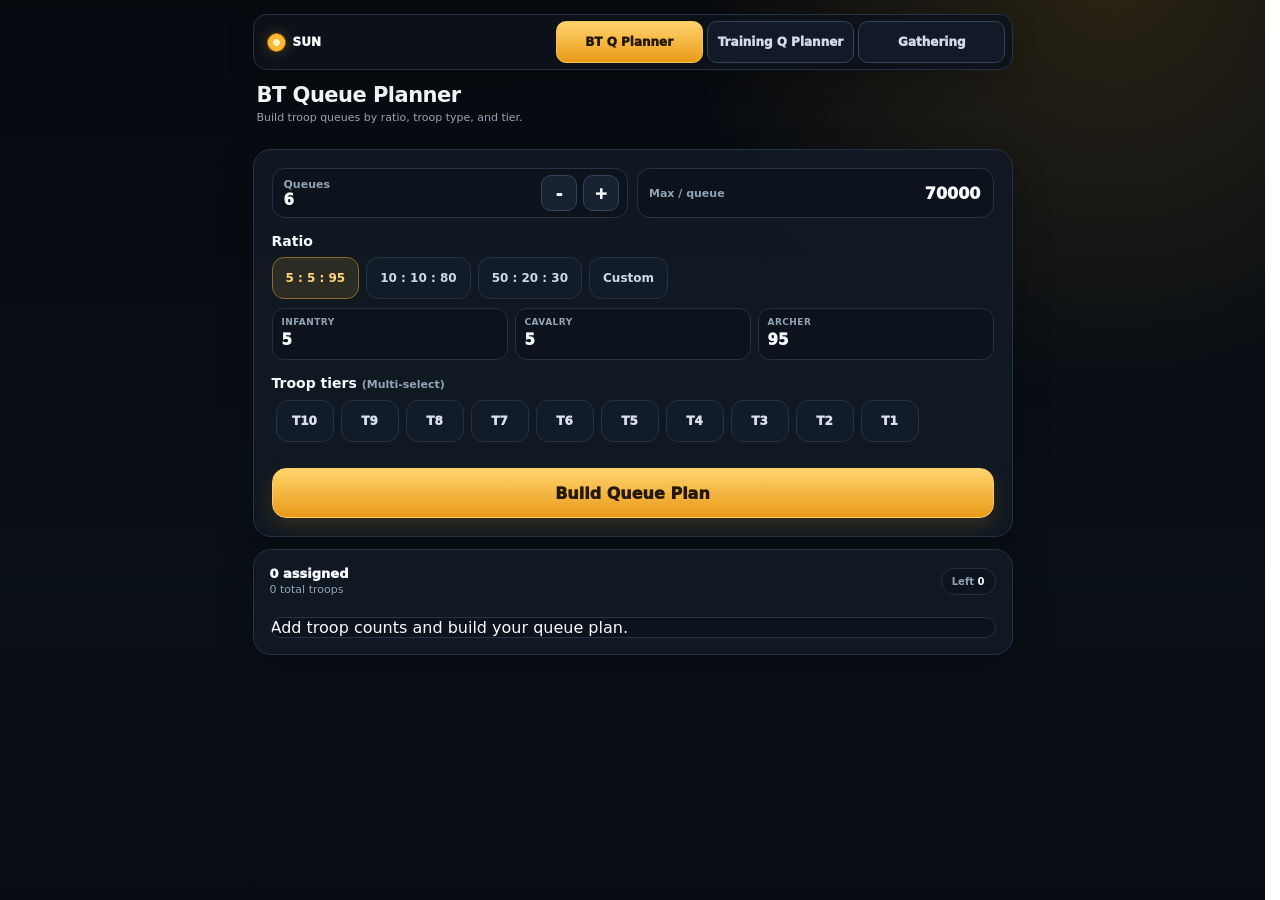
<file: index.html>
<!DOCTYPE html>
<html lang="en">
<head>
<meta charset="UTF-8">
<meta name="viewport" content="width=device-width, initial-scale=1, viewport-fit=cover">
<meta name="theme-color" content="#080b10">
<title>BT Queue Planner | SUN Alliance</title>
<style>
:root{
  --bg:#080b10;--card:#111823;--card2:#0d131c;--line:#253246;
  --text:#f7f9fc;--muted:#93a3b7;--sun:#f6b832;--sun2:#ffd777;
  --good:#6fd4a0;--warn:#f4c45f;--bad:#f08282;--r:18px;
}
*{box-sizing:border-box}
html{scroll-behavior:smooth}
body{
  margin:0;background:
  radial-gradient(circle at 88% -4%,rgba(246,184,50,.15),transparent 27rem),
  linear-gradient(180deg,#070a0f,#0a1017 65%,#090d13);
  color:var(--text);
  font-family:Inter,ui-sans-serif,system-ui,-apple-system,BlinkMacSystemFont,"Segoe UI",sans-serif;
  min-height:100vh;
}
button,input{font:inherit}
button{-webkit-tap-highlight-color:transparent}
.app{width:min(100%,760px);margin:0 auto;padding:0}
.topbar{display:flex;align-items:center;padding:0}
.brand{min-width:0}
.brand h1{margin:0;font-size:21px;line-height:1.05;letter-spacing:-.025em}
.brand p{margin:3px 0 0;color:var(--muted);font-size:11px}
.card{background:rgba(17,24,35,.96);border:1px solid var(--line);border-radius:var(--r);overflow:hidden;box-shadow:0 14px 36px rgba(0,0,0,.24);margin-bottom:12px}
.card-pad{padding:14px}
.row{display:flex;align-items:center;gap:10px}
.between{justify-content:space-between}
.section-title{font-size:12px;text-transform:uppercase;letter-spacing:.07em;color:var(--muted);font-weight:900}
.compact-grid{display:grid;grid-template-columns:1fr 1fr;gap:9px}
.control{
  min-height:48px;border:1px solid var(--line);background:#0c131c;border-radius:13px;
  display:flex;align-items:center;justify-content:space-between;padding:6px 8px 6px 11px;gap:8px
}
.control-label{font-size:11px;color:var(--muted);font-weight:800}
.control-value{font-size:15px;font-weight:950;white-space:nowrap}
.stepper{display:flex;align-items:center;gap:6px}
.stepbtn{width:36px;height:36px;border:1px solid #33445a;border-radius:10px;background:#172231;color:#f5f7fb;font-weight:950;cursor:pointer}
.number-input{width:90px;border:0;background:transparent;color:var(--text);text-align:right;font-weight:950;outline:none;padding:8px 4px}
.number-input[type=number]{appearance:textfield}
.number-input::-webkit-outer-spin-button,.number-input::-webkit-inner-spin-button{-webkit-appearance:none}
.subhead{display:flex;align-items:center;justify-content:space-between;gap:10px;margin:15px 0 8px}
.subhead h2{font-size:14px;margin:0}
.subhead span{font-size:10px;color:var(--muted)}
.preset-row{display:flex;gap:7px;overflow-x:auto;scrollbar-width:none;padding-bottom:1px}
.preset-row::-webkit-scrollbar{display:none}
.preset{
  flex:0 0 auto;min-height:42px;padding:0 13px;border-radius:12px;border:1px solid var(--line);
  background:#121c29;color:#cfd8e4;font-weight:900;font-size:12px;cursor:pointer
}
.preset.active{background:rgba(246,184,50,.12);border-color:#8a6a27;color:var(--sun2)}
.ratio-custom{display:grid;grid-template-columns:repeat(3,1fr);gap:7px;margin-top:8px}
.ratio-box{border:1px solid var(--line);background:#0c131c;border-radius:12px;padding:8px 9px}
.ratio-box label{display:block;color:var(--muted);font-size:9px;text-transform:uppercase;font-weight:900;letter-spacing:.05em;margin-bottom:2px}
.ratio-box input{width:100%;border:0;background:transparent;color:var(--text);font-weight:950;font-size:15px;outline:none;padding:2px 0}
.tier-strip{display:flex;gap:7px;overflow-x:auto;scrollbar-width:none;padding:1px 4px 5px;scroll-snap-type:x proximity;-webkit-overflow-scrolling:touch}
.tier-strip::-webkit-scrollbar{display:none}
.tier-chip{
  min-width:58px;height:42px;padding:0 11px;border:1px solid var(--line);border-radius:12px;
  background:#121c29;color:#d7e0eb;font-size:12px;font-weight:950;cursor:pointer;flex:0 0 auto
}
.tier-chip.selected{border-color:#9a7429;background:rgba(246,184,50,.12);color:var(--sun2)}

.tiers{display:grid;gap:8px;margin-top:9px}
.tier-card{border:1px solid var(--line);background:#0d141e;border-radius:14px;padding:10px}
.tier-head{display:flex;align-items:center;justify-content:space-between;gap:8px;margin-bottom:8px}.tier-actions{display:flex;align-items:center;gap:6px}.clear-tier{height:32px;padding:0 10px;border-radius:9px;border:1px solid var(--line);background:#151f2c;color:#c7d2df;font-size:10px;font-weight:900;cursor:pointer}
.tier-name{display:flex;align-items:center;gap:8px;font-weight:950}
.tier-dot{width:26px;height:26px;border-radius:8px;background:#1b293a;border:1px solid #33465e;display:grid;place-items:center;font-size:10px;color:var(--sun2)}
.remove-tier{width:32px;height:32px;border-radius:9px;border:1px solid var(--line);background:#151f2c;color:#aebac8;cursor:pointer}
.tier-inputs{display:grid;grid-template-columns:repeat(3,1fr);gap:7px}
.troop-input{border:1px solid var(--line);background:#0a1018;border-radius:11px;padding:7px 8px}
.troop-input label{display:block;font-size:9px;color:var(--muted);text-transform:uppercase;font-weight:900;letter-spacing:.04em}
.troop-input input{width:100%;border:0;background:transparent;color:var(--text);font-weight:950;font-size:15px;outline:none;padding:3px 0 0}
.primary{width:100%;min-height:50px;margin-top:12px;border:1px solid #ffcb65;border-radius:14px;background:linear-gradient(180deg,#ffd46d,#e89b17);color:#251804;font-weight:1000;cursor:pointer;box-shadow:0 8px 20px rgba(232,155,23,.17)}
.output{padding:12px}
.summary{display:flex;align-items:center;justify-content:space-between;gap:10px;margin-bottom:10px}
.summary-main{font-size:13px;font-weight:950}
.summary-sub{font-size:11px;color:var(--muted);margin-top:2px}
.left-pill{flex:0 0 auto;border:1px solid var(--line);background:#0d141e;border-radius:999px;padding:7px 10px;font-size:10px;color:var(--muted);font-weight:900}
.left-pill strong{color:var(--text)}
.queue-tabs{display:grid;grid-template-columns:repeat(6,minmax(0,1fr));gap:6px;padding:2px 0 9px}

.qtab{min-width:0;height:38px;padding:0;border:1px solid var(--line);border-radius:10px;background:#121c29;color:#cbd6e2;font-weight:950;font-size:11px;cursor:pointer}
.qtab.active{background:linear-gradient(180deg,#ffd36b,#e99a18);border-color:#f8c65d;color:#241806}
.queue-panel{border:1px solid var(--line);background:#0c131c;border-radius:15px;overflow:hidden}
.qhead{display:flex;align-items:flex-start;justify-content:space-between;padding:10px 11px;border-bottom:1px solid var(--line);background:#111a26}.qhead-left{display:flex;flex-direction:column;gap:2px}.qratio{font-size:10px;color:var(--muted);font-weight:800;letter-spacing:.01em}
.qhead strong{font-size:14px}
.qtotal{font-size:11px;color:var(--sun2);font-weight:950}
.type-grid{display:grid;grid-template-columns:repeat(3,1fr);gap:0}
.type-col{padding:10px 9px;min-width:0;border-right:1px solid rgba(37,50,70,.72)}
.type-col:last-child{border-right:0}
.type-label{font-size:9px;color:var(--muted);font-weight:900;text-transform:uppercase;letter-spacing:.05em}
.type-total{font-size:10px;font-weight:800;margin:3px 0 7px;white-space:nowrap;color:var(--muted)}
.tier-lines{display:grid;gap:6px}
.tier-line{display:flex;justify-content:space-between;align-items:baseline;gap:6px;font-size:12px;color:#b7c3d2;font-weight:800}
.tier-line b{color:#ffffff;white-space:nowrap;font-size:clamp(15px,3.8vw,18px);font-weight:1000;letter-spacing:-.02em}
.empty-type{font-size:10px;color:#667589}
.notice{margin-top:9px;border:1px solid rgba(246,196,95,.28);background:rgba(246,196,95,.07);border-radius:12px;padding:9px 10px;color:#f4d99f;font-size:10px;line-height:1.4}
.hidden{display:none!important}
.mini-actions{display:flex;gap:7px;margin-top:8px}
.linkbtn{flex:1;min-height:40px;border:1px solid var(--line);border-radius:11px;background:#141e2b;color:#cbd5e1;font-weight:900;font-size:11px;cursor:pointer}
.footer{text-align:center;color:#68788b;font-size:9px;padding:6px 6px 0}

.scroll-shell{position:relative;min-width:0}
.scroll-shell::before,.scroll-shell::after{
  content:"";position:absolute;top:0;bottom:0;width:26px;z-index:3;pointer-events:none;
  opacity:0;transition:opacity .18s ease
}
.scroll-shell::before{left:0;background:linear-gradient(90deg,var(--card) 15%,rgba(17,24,35,0))}
.scroll-shell::after{right:0;background:linear-gradient(270deg,var(--card) 15%,rgba(17,24,35,0))}
.scroll-shell.can-left::before{opacity:1}
.scroll-shell.can-right::after{opacity:1}
.scroll-cue{
  position:absolute;top:50%;transform:translateY(-50%);z-index:4;
  width:28px;height:28px;border-radius:999px;border:1px solid #3a4b61;
  background:rgba(17,24,35,.92);color:#d9e2ec;display:grid;place-items:center;
  font-size:17px;font-weight:900;line-height:1;cursor:pointer;
  box-shadow:0 4px 12px rgba(0,0,0,.22);opacity:0;pointer-events:none;
  transition:opacity .18s ease,transform .18s ease
}
.scroll-cue.left{left:3px}
.scroll-cue.right{right:3px}
.scroll-shell.can-left .scroll-cue.left,
.scroll-shell.can-right .scroll-cue.right{opacity:.92;pointer-events:auto}
.scroll-cue:active{transform:translateY(-50%) scale(.94)}
.scroll-track{scrollbar-width:none;-webkit-overflow-scrolling:touch}
.scroll-track::-webkit-scrollbar{display:none}


@media(max-width:420px){
  .queue-tabs{gap:5px}
  .qtab{height:36px;font-size:10px;border-radius:9px}
}

@media(min-width:700px){
  .app{padding-top:24px}
  .card-pad{padding:18px}
  .output{padding:16px}
  .type-col{padding:14px}
  .type-total{font-size:10px}
  .tier-line{font-size:12px}
  .tier-line b{font-size:18px}
}

</style>
<link rel="stylesheet" href="css/shared.css">
</head>
<body>

<nav class="sun-site-nav" aria-label="Queue planners">
  <a class="sun-site-brand" href="index.html" aria-label="SUN Alliance home">
    <span class="sun-site-orb" aria-hidden="true"></span>
    <span>SUN</span>
  </a>
  <div class="sun-site-links">
    <a class="sun-site-link active" href="index.html" aria-current="page">BT Q Planner</a>
    <a class="sun-site-link" href="training.html">Training Q Planner</a>
    <a class="sun-site-link" href="gathering.html">Gathering</a>
  </div>
</nav>

<main class="app">
  <header class="topbar page-header">
    <div class="brand">
      <h1 class="page-title">BT Queue Planner</h1>
      <p class="subtitle">Build troop queues by ratio, troop type, and tier.</p>
    </div>
  </header>

  <section class="card">
    <div class="card-pad">
      <div class="compact-grid">
        <div class="control">
          <div>
            <div class="control-label">Queues</div>
            <div class="control-value"><span id="queueCountText">6</span></div>
          </div>
          <div class="stepper">
            <button class="stepbtn" id="qMinus" type="button">-</button>
            <button class="stepbtn" id="qPlus" type="button">+</button>
          </div>
          <input id="queueCount" type="hidden" value="6">
        </div>
        <div class="control">
          <div>
            <div class="control-label">Max / queue</div>
            <div class="control-value"></div>
          </div>
          <input class="number-input" id="queueCap" inputmode="numeric" type="number" min="1" value="70000">
        </div>
      </div>

      <div class="subhead">
        <h2>Ratio</h2>
        
      </div>
      <div class="scroll-shell" data-scroll-shell><button class="scroll-cue left" type="button" aria-label="Scroll left">‹</button><div class="preset-row scroll-track" data-scroll-track>
        <button class="preset active" data-ratio="5,5,95" type="button">5 : 5 : 95</button>
        <button class="preset" data-ratio="10,10,80" type="button">10 : 10 : 80</button>
        <button class="preset" data-ratio="50,20,30" type="button">50 : 20 : 30</button>
        <button class="preset" data-ratio="custom" type="button">Custom</button>
      </div><button class="scroll-cue right" type="button" aria-label="Scroll right">›</button></div>
      <div class="ratio-custom" id="customRatio">
        <div class="ratio-box"><label>Infantry</label><input id="ratioInfantry" inputmode="numeric" type="number" min="0" value="5"></div>
        <div class="ratio-box"><label>Cavalry</label><input id="ratioCavalry" inputmode="numeric" type="number" min="0" value="5"></div>
        <div class="ratio-box"><label>Archer</label><input id="ratioArcher" inputmode="numeric" type="number" min="0" value="95"></div>
      </div>

      <div class="subhead">
        <h2>Troop tiers <span style="font-size:11px;color:var(--muted);font-weight:800;">(Multi-select)</span></h2>
      </div>
      <div class="scroll-shell" data-scroll-shell><button class="scroll-cue left" type="button" aria-label="Scroll left">‹</button><div class="tier-strip scroll-track" id="tierStrip" data-scroll-track></div><button class="scroll-cue right" type="button" aria-label="Scroll right">›</button></div>
      <div class="tiers" id="tiers"></div>

      <button class="primary" id="calculate" type="button">Build Queue Plan</button>
    </div>
  </section>

  <section class="card">
    <div class="output">
      <div class="summary">
        <div>
          <div class="summary-main" id="assignedSummary">0 assigned</div>
          <div class="summary-sub" id="totalSummary">0 total troops</div>
        </div>
        <div class="left-pill">Left <strong id="leftTroops">0</strong></div>
      </div>

      <div class="queue-tabs" id="queueTabs"></div>
      <div id="queuePanel"></div>
      
    </div>
  </section>

  
</main>

<script>
const TYPES=["infantry","cavalry","archer"];
const PRIORITY=["archer","cavalry","infantry"];
const TYPE_LABEL={infantry:"Infantry",cavalry:"Cavalry",archer:"Archer"};
const TIER_OPTIONS=["T10","T9","T8","T7","T6","T5","T4","T3","T2","T1"];
const SAMPLE={
  T10:{infantry:147753,cavalry:89318,archer:149634},
  T9:{infantry:13478,cavalry:12720,archer:13523}
};
let selectedTiers=["T10","T9"];
let queuesData=[];
let activeQueue=0;

const $=id=>document.getElementById(id);
const fmt=n=>Number(n||0).toLocaleString("en-US");
const STORAGE_KEY="sunQueuePlannerStateV1";
function num(v){const n=Math.floor(Number(v));return Number.isFinite(n)&&n>0?n:0}
function esc(v){return String(v??"").replaceAll("&","&amp;").replaceAll("<","&lt;").replaceAll(">","&gt;").replaceAll('"',"&quot;").replaceAll("'","&#039;")}

function updateScrollAffordance(shell){
  const track=shell.querySelector("[data-scroll-track]");
  if(!track)return;
  const max=Math.max(0,track.scrollWidth-track.clientWidth);
  shell.classList.toggle("can-left",track.scrollLeft>8);
  shell.classList.toggle("can-right",track.scrollLeft<max-8);
}
function wireScrollShell(shell){
  const track=shell.querySelector("[data-scroll-track]");
  if(!track || shell.dataset.wired==="1")return;
  shell.dataset.wired="1";
  const left=shell.querySelector(".scroll-cue.left");
  const right=shell.querySelector(".scroll-cue.right");
  const nudge=()=>Math.max(120,Math.round(track.clientWidth*.72));
  left?.addEventListener("click",()=>track.scrollBy({left:-nudge(),behavior:"smooth"}));
  right?.addEventListener("click",()=>track.scrollBy({left:nudge(),behavior:"smooth"}));
  track.addEventListener("scroll",()=>updateScrollAffordance(shell),{passive:true});
  requestAnimationFrame(()=>updateScrollAffordance(shell));
}
function refreshScrollAffordances(){
  document.querySelectorAll("[data-scroll-shell]").forEach(wireScrollShell);
  document.querySelectorAll("[data-scroll-shell]").forEach(updateScrollAffordance);
}
window.addEventListener("resize",refreshScrollAffordances);


function saveState(){
  try{
    const state={
      queueCount:num($("queueCount").value)||1,
      queueCap:num($("queueCap").value)||70000,
      ratio:{
        infantry:num($("ratioInfantry").value),
        cavalry:num($("ratioCavalry").value),
        archer:num($("ratioArcher").value)
      },
      selectedTiers:[...selectedTiers],
      troops:rows()
    };
    localStorage.setItem(STORAGE_KEY,JSON.stringify(state));
  }catch(e){}
}

function loadSavedState(){
  try{
    const raw=localStorage.getItem(STORAGE_KEY);
    if(!raw)return false;
    const state=JSON.parse(raw);
    if(!state||!Array.isArray(state.selectedTiers)||!Array.isArray(state.troops))return false;

    selectedTiers=state.selectedTiers.filter(t=>TIER_OPTIONS.includes(t));
    if(!selectedTiers.length)selectedTiers=["T10","T9"];

    $("queueCount").value=Math.max(1,Math.min(20,num(state.queueCount)||6));
    $("queueCountText").textContent=$("queueCount").value;
    $("queueCap").value=num(state.queueCap)||70000;

    if(state.ratio){
      $("ratioInfantry").value=num(state.ratio.infantry);
      $("ratioCavalry").value=num(state.ratio.cavalry);
      $("ratioArcher").value=num(state.ratio.archer);
    }

    const values={};
    for(const row of state.troops){
      if(!row||!TIER_OPTIONS.includes(row.tier))continue;
      values[row.tier]={
        infantry:num(row.infantry),
        cavalry:num(row.cavalry),
        archer:num(row.archer)
      };
    }

    renderTierStrip();
    renderTierCards(values);
    focusT10(false);
    syncPresetHighlight();
    return true;
  }catch(e){
    return false;
  }
}

function syncPresetHighlight(){
  const key=`${num($("ratioInfantry").value)},${num($("ratioCavalry").value)},${num($("ratioArcher").value)}`;
  let matched=false;
  document.querySelectorAll(".preset").forEach(btn=>{
    const isMatch=btn.dataset.ratio===key;
    btn.classList.toggle("active",isMatch);
    if(isMatch)matched=true;
  });
  if(!matched){
    const custom=document.querySelector('.preset[data-ratio="custom"]');
    if(custom)custom.classList.add("active");
  }
}

function renderTierStrip(restoreScrollLeft=null){
  const strip=$("tierStrip");
  const previousScroll=restoreScrollLeft===null ? strip.scrollLeft : restoreScrollLeft;

  strip.innerHTML=TIER_OPTIONS.map(t=>`<button class="tier-chip ${selectedTiers.includes(t)?"selected":""}" data-tier="${t}" type="button">${t}</button>`).join("");

  requestAnimationFrame(()=>{
    strip.scrollLeft=previousScroll;
    refreshScrollAffordances();
  });

  [...strip.querySelectorAll(".tier-chip")].forEach(btn=>{
    btn.onclick=()=>{
      const t=btn.dataset.tier;
      const remembered=currentTierValues();
      const scrollPosition=strip.scrollLeft;

      if(selectedTiers.includes(t)){
        selectedTiers=selectedTiers.filter(x=>x!==t);
      }else{
        selectedTiers.push(t);
        selectedTiers.sort((a,b)=>TIER_OPTIONS.indexOf(a)-TIER_OPTIONS.indexOf(b));
      }

      renderTierStrip(scrollPosition);
      renderTierCards(remembered);
    };
  });
}

function currentTierValues(){
  const out={};
  [...$("tiers").querySelectorAll(".tier-card")].forEach(card=>{
    const t=card.dataset.tier;
    out[t]={
      infantry:num(card.querySelector(".infantry").value),
      cavalry:num(card.querySelector(".cavalry").value),
      archer:num(card.querySelector(".archer").value)
    };
  });
  return out;
}

function renderTierCards(values){
  const remembered=values||currentTierValues();
  $("tiers").innerHTML=selectedTiers.map(t=>{
    const v=remembered[t]||{infantry:0,cavalry:0,archer:0};
    return `<div class="tier-card" data-tier="${esc(t)}">
      <div class="tier-head">
        <div class="tier-name"><span class="tier-dot">${esc(t)}</span>${esc(t)} troops</div>
        <div class="tier-actions">
          <button class="clear-tier" data-clear="${esc(t)}" type="button">Clear</button>
          <button class="remove-tier" data-remove="${esc(t)}" type="button">X</button>
        </div>
      </div>
      <div class="tier-inputs">
        <div class="troop-input"><label>Infantry</label><input class="infantry" inputmode="numeric" type="number" min="0" value="${v.infantry||""}" placeholder="0"></div>
        <div class="troop-input"><label>Cavalry</label><input class="cavalry" inputmode="numeric" type="number" min="0" value="${v.cavalry||""}" placeholder="0"></div>
        <div class="troop-input"><label>Archer</label><input class="archer" inputmode="numeric" type="number" min="0" value="${v.archer||""}" placeholder="0"></div>
      </div>
    </div>`;
  }).join("");

  [...$("tiers").querySelectorAll(".clear-tier")].forEach(btn=>{
    btn.onclick=()=>{
      const card=btn.closest(".tier-card");
      card.querySelector(".infantry").value="";
      card.querySelector(".cavalry").value="";
      card.querySelector(".archer").value="";
    };
  });

  [...$("tiers").querySelectorAll(".remove-tier")].forEach(btn=>{
    btn.onclick=()=>{
      selectedTiers=selectedTiers.filter(x=>x!==btn.dataset.remove);
      renderTierStrip();
      renderTierCards();
    };
  });
}

function rows(){
  return [...$("tiers").querySelectorAll(".tier-card")].map(card=>({
    tier:card.dataset.tier,
    infantry:num(card.querySelector(".infantry").value),
    cavalry:num(card.querySelector(".cavalry").value),
    archer:num(card.querySelector(".archer").value)
  }));
}
function availability(rs){
  const a={};
  for(const type of TYPES)a[type]=rs.map((r,i)=>({tier:r.tier,row:i,remaining:r[type]}));
  return a;
}
function totalType(a,type){return a[type].reduce((s,x)=>s+x.remaining,0)}
function take(a,type,amount,bucket){
  let need=Math.max(0,Math.floor(amount)),used=0;
  for(const item of a[type]){
    if(need<=0)break;
    if(item.remaining<=0)continue;
    const n=Math.min(need,item.remaining);
    item.remaining-=n; need-=n; used+=n;
    let found=bucket[type].find(x=>x.row===item.row);
    if(!found){found={tier:item.tier,row:item.row,count:0};bucket[type].push(found)}
    found.count+=n;
  }
  return used;
}
function targets(cap,ratio){
  const sum=TYPES.reduce((s,t)=>s+ratio[t],0),out={infantry:0,cavalry:0,archer:0};
  if(!sum)return out;
  const raw=TYPES.map(type=>({type,value:cap*ratio[type]/sum}));
  raw.forEach(x=>out[x.type]=Math.floor(x.value));
  let rem=cap-TYPES.reduce((s,t)=>s+out[t],0);
  const tie={archer:0,cavalry:1,infantry:2};
  raw.map(x=>({...x,f:x.value-Math.floor(x.value)}))
     .sort((a,b)=>(b.f-a.f)||(tie[a.type]-tie[b.type]))
     .forEach(x=>{if(rem>0){out[x.type]++;rem--}});
  return out;
}

function calculate(){
  const qc=num($("queueCount").value),cap=num($("queueCap").value);
  const ratio={infantry:num($("ratioInfantry").value),cavalry:num($("ratioCavalry").value),archer:num($("ratioArcher").value)};
  const rs=rows();
  const grand=rs.reduce((s,r)=>s+r.infantry+r.cavalry+r.archer,0);
  if(!qc||!cap||!(ratio.infantry+ratio.cavalry+ratio.archer)){return}

  const a=availability(rs),tg=targets(cap,ratio),qs=[];
  let assigned=0;

  for(let i=1;i<=qc;i++){
    const bucket={infantry:[],cavalry:[],archer:[]};
    let total=0;

    for(const type of PRIORITY) total+=take(a,type,tg[type],bucket);

    let open=cap-total;
    for(const type of PRIORITY){
      if(open<=0)break;
      const have=totalType(a,type);
      if(have<=0)continue;
      const used=take(a,type,Math.min(open,have),bucket);
      total+=used;open-=used;
    }

    if(total>0){qs.push({index:i,total,bucket});assigned+=total}
    if(TYPES.reduce((s,t)=>s+totalType(a,t),0)<=0)break;
  }

  const left=grand-assigned;
  queuesData=qs;
  activeQueue=Math.min(activeQueue,Math.max(0,qs.length-1));
  $("assignedSummary").textContent=`${fmt(assigned)} assigned`;
  $("totalSummary").textContent=`${fmt(grand)} total troops`;
  $("leftTroops").textContent=fmt(left);

  renderQueueTabs();
  renderActiveQueue();
  saveState();
}

function renderQueueTabs(){
  if(!queuesData.length){
    $("queueTabs").innerHTML="";
    return;
  }
  $("queueTabs").innerHTML=queuesData.map((q,i)=>`<button class="qtab ${i===activeQueue?"active":""}" data-index="${i}" type="button">Q${q.index}</button>`).join("");
  refreshScrollAffordances();
  [...$("queueTabs").querySelectorAll(".qtab")].forEach(btn=>{
    btn.onclick=()=>{
      activeQueue=Number(btn.dataset.index);
      renderQueueTabs();
      renderActiveQueue();
    };
  });
}

function formatRatioValue(v){
  const rounded=Math.round(v*10)/10;
  return Number.isInteger(rounded) ? String(rounded) : rounded.toFixed(1);
}

function actualQueueRatio(q){
  const totals={};
  for(const type of TYPES){
    totals[type]=(q.bucket[type]||[]).reduce((s,x)=>s+x.count,0);
  }

  const inputRatio={
    infantry:num($("ratioInfantry").value),
    cavalry:num($("ratioCavalry").value),
    archer:num($("ratioArcher").value)
  };

  const scale=inputRatio.infantry+inputRatio.cavalry+inputRatio.archer;
  if(!q.total || !scale)return "0 : 0 : 0";

  const inf=totals.infantry/q.total*scale;
  const cav=totals.cavalry/q.total*scale;
  const arch=totals.archer/q.total*scale;

  return `${formatRatioValue(inf)} : ${formatRatioValue(cav)} : ${formatRatioValue(arch)}`;
}

function renderType(type,bucket){
  const items=bucket[type]||[];
  const total=items.reduce((s,x)=>s+x.count,0);
  if(!total){
    return `<div class="type-col"><div class="type-label">${TYPE_LABEL[type]}</div><div class="type-total">Total 0</div><div class="empty-type">None</div></div>`;
  }
  const lines=items.filter(x=>x.count>0).map(x=>`<div class="tier-line"><span>${esc(x.tier)}</span><b>${fmt(x.count)}</b></div>`).join("");
  return `<div class="type-col"><div class="type-label">${TYPE_LABEL[type]}</div><div class="type-total">Total ${fmt(total)}</div><div class="tier-lines">${lines}</div></div>`;
}

function renderActiveQueue(){
  if(!queuesData.length){
    $("queuePanel").innerHTML='<div class="queue-panel"><div class="empty">Add troop counts and build your queue plan.</div></div>';
    return;
  }
  const q=queuesData[activeQueue];
  $("queuePanel").innerHTML=`<div class="queue-panel">
    <div class="qhead">
      <div class="qhead-left">
        <strong>Queue ${q.index}</strong>
        <span class="qratio">Ratio ${actualQueueRatio(q)} · Inf : Cav : Arch</span>
      </div>
      <span class="qtotal">${fmt(q.total)} / ${fmt(num($("queueCap").value))}</span>
    </div>
    <div class="type-grid">
      ${renderType("archer",q.bucket)}
      ${renderType("cavalry",q.bucket)}
      ${renderType("infantry",q.bucket)}
    </div>
  </div>`;
}

function focusT10(smooth=true){
  requestAnimationFrame(()=>{
    const chip=$("tierStrip")?.querySelector('[data-tier="T10"]');
    if(chip) chip.scrollIntoView({behavior:smooth?"smooth":"auto",inline:"center",block:"nearest"});
  });
}

function setQueueCount(delta){
  let v=num($("queueCount").value)||1;
  v=Math.max(1,Math.min(20,v+delta));
  $("queueCount").value=v;
  $("queueCountText").textContent=v;
}

[...document.querySelectorAll(".preset")].forEach(btn=>{
  btn.onclick=()=>{
    document.querySelectorAll(".preset").forEach(x=>x.classList.remove("active"));
    btn.classList.add("active");
    if(btn.dataset.ratio!=="custom"){
      const [i,c,a]=btn.dataset.ratio.split(",").map(Number);
      $("ratioInfantry").value=i;$("ratioCavalry").value=c;$("ratioArcher").value=a;
    }
  };
});
["ratioInfantry","ratioCavalry","ratioArcher"].forEach(id=>{
  $(id).addEventListener("input",()=>{
    document.querySelectorAll(".preset").forEach(x=>x.classList.remove("active"));
    const custom=document.querySelector('.preset[data-ratio="custom"]');
    if(custom)custom.classList.add("active");
  });
});

$("qMinus").onclick=()=>setQueueCount(-1);
$("qPlus").onclick=()=>setQueueCount(1);
$("calculate").onclick=()=>{activeQueue=0;calculate()};

refreshScrollAffordances();
if(!loadSavedState()){
  selectedTiers=[];
  renderTierStrip();
  renderTierCards({});
  focusT10(false);
  syncPresetHighlight();
  $("assignedSummary").textContent="0 assigned";
  $("totalSummary").textContent="0 total troops";
  $("leftTroops").textContent="0";
  renderActiveQueue();
}else{
  calculate();
}
refreshScrollAffordances();
</script>
</body>
</html>
</file>
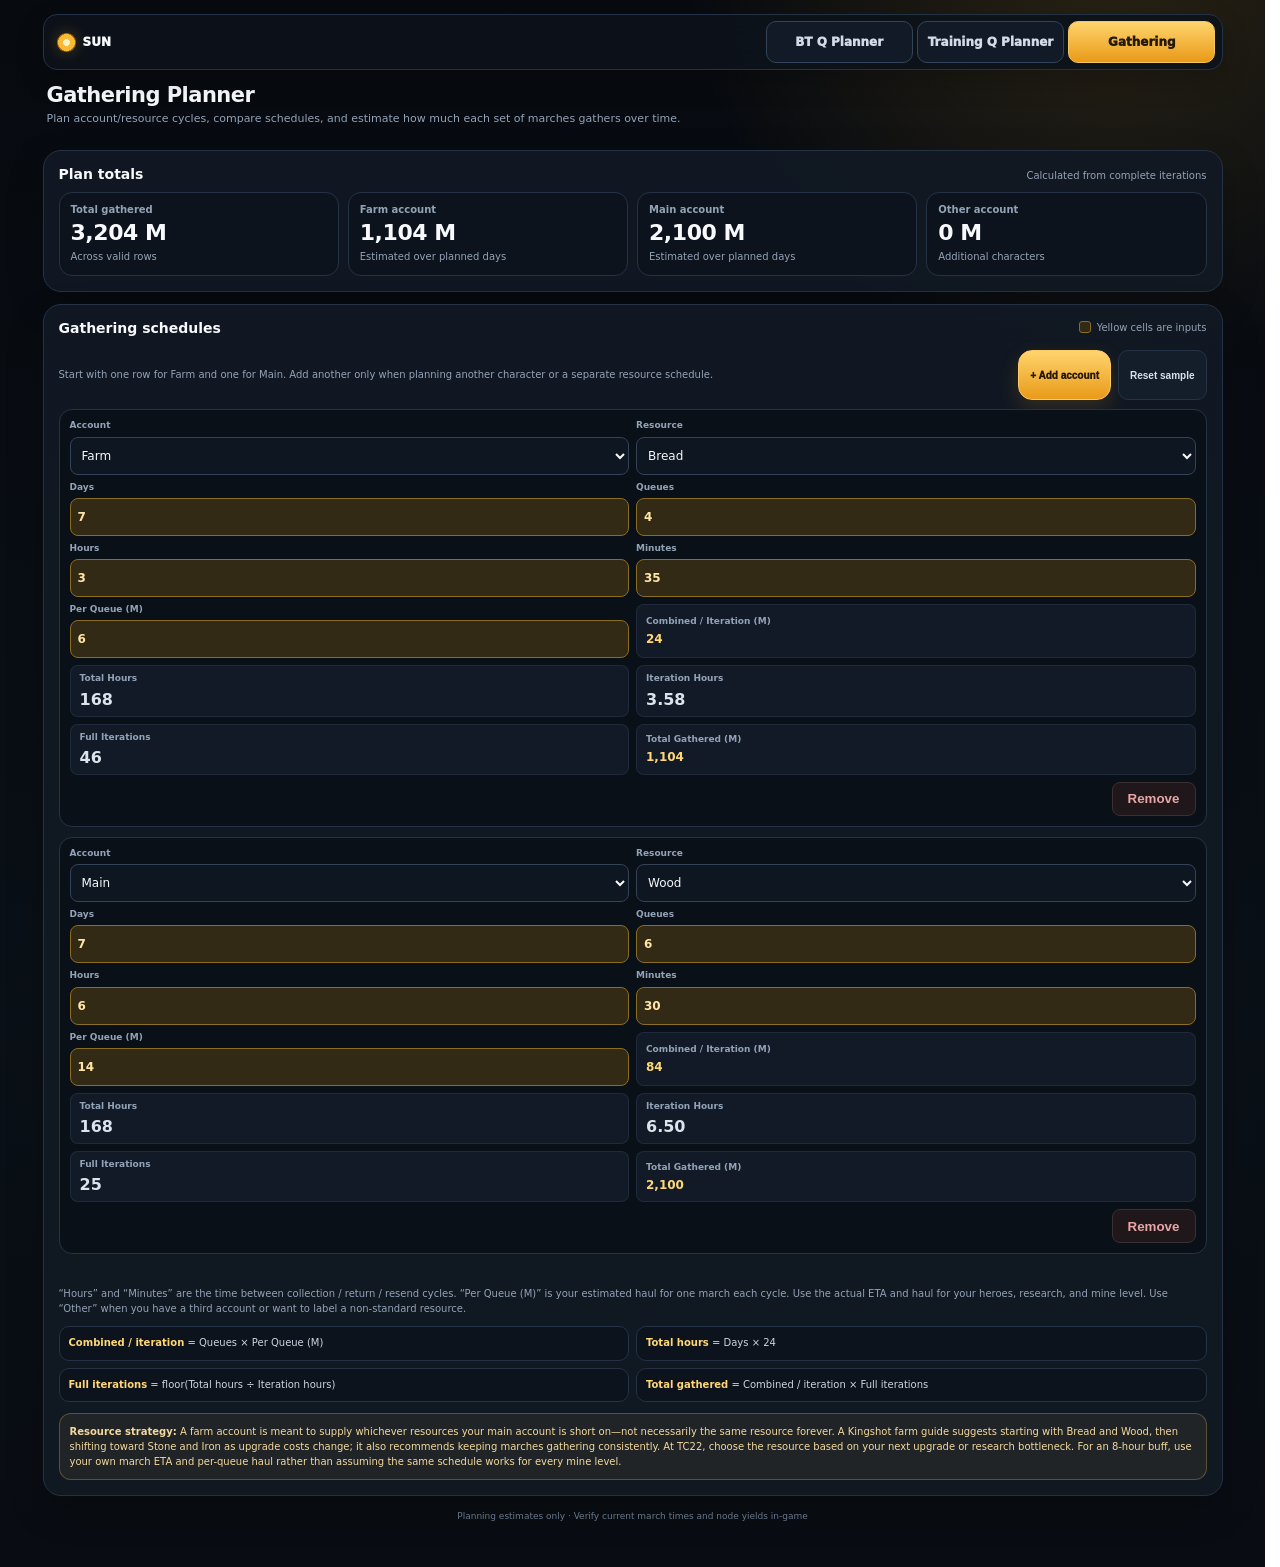
<file: gathering.html>
<!DOCTYPE html>
<html lang="en">
<head>
<meta charset="UTF-8">
<meta name="viewport" content="width=device-width, initial-scale=1, viewport-fit=cover">
<meta name="theme-color" content="#080b10">
<title>Gathering Planner | SUN Alliance</title>
<link rel="stylesheet" href="css/shared.css">
<style>
:root{--line:#253246;--text:#f7f9fc;--muted:#93a3b7;--sun:#f6b832;--sun2:#ffd777;--good:#6fd4a0;--bad:#f08282}
*{box-sizing:border-box}
body{margin:0;background:radial-gradient(circle at 88% -4%,rgba(246,184,50,.15),transparent 27rem),linear-gradient(180deg,#070a0f,#0a1017 65%,#090d13);color:var(--text);font-family:Inter,ui-sans-serif,system-ui,-apple-system,BlinkMacSystemFont,"Segoe UI",sans-serif;min-height:100vh}
.sun-site-nav{width:min(100%,1180px)}
.app{width:min(100%,1180px)!important;margin:0 auto!important}
.page-header{display:block!important}
.page-title{margin:0!important;font-size:21px!important;line-height:1.1!important;color:var(--text)!important}
.subtitle{margin:5px 0 0!important;color:var(--muted)!important;font-size:11px!important;line-height:1.5}
.card{margin-bottom:12px;padding:15px;background:rgba(17,24,35,.96);border:1px solid var(--line);border-radius:18px;box-shadow:0 14px 36px rgba(0,0,0,.24)}
.section-heading{display:flex;align-items:baseline;justify-content:space-between;gap:8px;margin:0 0 10px}
.section-heading h2{margin:0;font-size:14px}
.section-heading span{font-size:10px;color:var(--muted)}
.summary-grid{display:grid;grid-template-columns:repeat(4,minmax(0,1fr));gap:9px}
.summary-card{min-width:0;border:1px solid var(--line);border-radius:13px;background:#0c131c;padding:11px}
.summary-card span{display:block;color:var(--muted);font-size:10px;font-weight:800}
.summary-card strong{display:block;margin-top:5px;font-size:clamp(16px,2.5vw,22px);letter-spacing:-.02em}
.summary-card small{color:var(--muted);font-size:10px}
.toolbar{display:flex;align-items:center;justify-content:space-between;gap:9px;margin:14px 0 9px}
.toolbar-copy{color:var(--muted);font-size:10px;line-height:1.4}
.actions{display:flex;gap:7px}
.action{min-height:38px;padding:0 11px;border:1px solid var(--line);border-radius:10px;background:#141e2b;color:#d9e1eb;font-size:10px;font-weight:900;white-space:nowrap;cursor:pointer}
.action.primary{border-color:#ffcb65;background:linear-gradient(180deg,#ffd46d,#e89b17);color:#251804}
.action.danger{color:#f3b4b4}
.table-scroll{overflow:visible;border:0;background:transparent}
table,tbody{display:block;width:100%;min-width:0}
thead{position:absolute;width:1px;height:1px;padding:0;margin:-1px;overflow:hidden;clip:rect(0,0,0,0);white-space:nowrap;border:0}
tbody{display:grid;gap:10px}
tbody tr{display:grid;grid-template-columns:repeat(2,minmax(0,1fr));gap:7px;padding:10px;border:1px solid var(--line);border-radius:13px;background:#0a1018}
tbody tr:hover td{background:transparent}
th{position:sticky;top:0;z-index:1;padding:10px 8px;background:#151f2c;border-bottom:1px solid #344258;color:#aebdd0;text-align:left;font-size:9px;line-height:1.25;text-transform:uppercase;letter-spacing:.04em;white-space:normal}
th:first-child{border-top-left-radius:12px}th:last-child{border-top-right-radius:12px}
td{display:flex;min-width:0;flex-direction:column;justify-content:center;gap:5px;padding:0;border:0}
td:before{content:attr(data-label);color:var(--muted);font-size:9px;font-weight:850;line-height:1.25}
td:first-child{display:none}
td:last-child{grid-column:1/-1;align-items:flex-end}
td input,td select{min-width:0;width:100%;height:38px;border:1px solid #344258;border-radius:8px;background:#0e1621;color:var(--text);padding:5px 7px;font:inherit;font-size:11px}
td select{font-size:12px}
td select{cursor:pointer}
td input:focus-visible,td select:focus-visible{outline:2px solid var(--sun2);outline-offset:1px}
td input.plan-input{border-color:#8b6d22;background:#332a16;color:#ffe6a8;font-size:12px;font-weight:900}
td input.plan-input:focus{background:#3b3018;box-shadow:0 0 0 2px rgba(246,184,50,.16)}
.calc-cell{min-width:0;min-height:34px;justify-content:center;border:1px solid rgba(37,50,70,.7);border-radius:8px;background:#111a26;padding:7px 9px;color:#dbe3ed;font-weight:850;font-variant-numeric:tabular-nums;white-space:nowrap}
.calc-cell.emphasis{color:var(--sun2);font-size:12px}
.remove-row{width:auto;min-width:84px;height:34px;border:1px solid #3a3033;border-radius:8px;background:#20171a;color:#e7a7a7;font-weight:900;cursor:pointer}
td:last-child:before{display:none}
.row-number{color:#6f7e91;font-size:9px;font-weight:850;text-align:center}
.input-legend{display:inline-flex;align-items:center;gap:6px;color:var(--muted);font-size:10px}
.legend-swatch{width:12px;height:12px;border:1px solid #8b6d22;border-radius:3px;background:#332a16}
.validation{min-height:16px;margin-top:7px;color:#ffb5b5;font-size:10px;line-height:1.4}
.help{margin:9px 0 0;color:var(--muted);font-size:10px;line-height:1.5}
.formula-list{display:grid;grid-template-columns:repeat(2,minmax(0,1fr));gap:7px;margin-top:10px}
.formula{border:1px solid var(--line);border-radius:10px;background:#0c131c;padding:9px;color:#cbd5e1;font-size:10px;line-height:1.45}
.formula b{color:var(--sun2)}
.notice{margin-top:11px;padding:10px;border:1px solid rgba(246,196,95,.28);border-radius:12px;background:rgba(246,196,95,.07);color:#f4d99f;font-size:10px;line-height:1.5}
.footer{text-align:center;color:#68788b;font-size:9px;padding:3px 0 8px}
@media(max-width:600px){
  .card{padding:11px}
  .toolbar{align-items:flex-start;flex-direction:column}
  .actions{width:100%}
  .action{flex:1;padding:0 7px}
  .summary-grid{grid-template-columns:repeat(2,minmax(0,1fr))}
  .summary-card{padding:9px}
  .summary-card strong{font-size:16px}
  .formula-list{grid-template-columns:1fr}
}
</style>
</head>
<body>
<nav class="sun-site-nav" aria-label="Queue planners">
  <a class="sun-site-brand" href="index.html" aria-label="SUN Alliance home"><span class="sun-site-orb" aria-hidden="true"></span><span>SUN</span></a>
  <div class="sun-site-links">
    <a class="sun-site-link" href="index.html">BT Q Planner</a>
    <a class="sun-site-link" href="training.html">Training Q Planner</a>
    <a class="sun-site-link active" href="gathering.html" aria-current="page">Gathering</a>
  </div>
</nav>
<main class="app">
  <header class="page-header">
    <h1 class="page-title">Gathering Planner</h1>
    <p class="subtitle">Plan account/resource cycles, compare schedules, and estimate how much each set of marches gathers over time.</p>
  </header>

  <section class="card" aria-labelledby="summary-title">
    <div class="section-heading"><h2 id="summary-title">Plan totals</h2><span>Calculated from complete iterations</span></div>
    <div class="summary-grid" id="summary"></div>
  </section>

  <section class="card" aria-labelledby="plan-title">
    <div class="section-heading">
      <h2 id="plan-title">Gathering schedules</h2>
      <div class="input-legend"><span class="legend-swatch" aria-hidden="true"></span>Yellow cells are inputs</div>
    </div>
    <div class="toolbar">
      <div class="toolbar-copy">Start with one row for Farm and one for Main. Add another only when planning another character or a separate resource schedule.</div>
      <div class="actions">
        <button class="action primary" id="addRow" type="button">+ Add account</button>
        <button class="action" id="reset" type="button">Reset sample</button>
      </div>
    </div>
    <div class="table-scroll" role="region" aria-label="Gathering schedule table">
      <table>
        <thead>
          <tr>
            <th scope="col">#</th>
            <th scope="col">Account</th>
            <th scope="col">Resource</th>
            <th scope="col">Days</th>
            <th scope="col">Queues</th>
            <th scope="col">Hours</th>
            <th scope="col">Minutes</th>
            <th scope="col">Per Queue (M)</th>
            <th scope="col">Combined / Iteration (M)</th>
            <th scope="col">Total Hours</th>
            <th scope="col">Iteration Hours</th>
            <th scope="col">Full Iterations</th>
            <th scope="col">Total Gathered (M)</th>
            <th scope="col"><span class="sr-only">Remove row</span></th>
          </tr>
        </thead>
        <tbody id="rows"></tbody>
      </table>
    </div>
    <div class="validation" id="validation" role="status" aria-live="polite"></div>
    <p class="help">“Hours” and “Minutes” are the time between collection / return / resend cycles. “Per Queue (M)” is your estimated haul for one march each cycle. Use the actual ETA and haul for your heroes, research, and mine level. Use “Other” when you have a third account or want to label a non-standard resource.</p>
    <div class="formula-list" aria-label="Calculation formulas">
      <div class="formula"><b>Combined / iteration</b> = Queues × Per Queue (M)</div>
      <div class="formula"><b>Total hours</b> = Days × 24</div>
      <div class="formula"><b>Full iterations</b> = floor(Total hours ÷ Iteration hours)</div>
      <div class="formula"><b>Total gathered</b> = Combined / iteration × Full iterations</div>
    </div>
    <div class="notice"><strong>Resource strategy:</strong> A farm account is meant to supply whichever resources your main account is short on—not necessarily the same resource forever. A Kingshot farm guide suggests starting with Bread and Wood, then shifting toward Stone and Iron as upgrade costs change; it also recommends keeping marches gathering consistently. At TC22, choose the resource based on your next upgrade or research bottleneck. For an 8-hour buff, use your own march ETA and per-queue haul rather than assuming the same schedule works for every mine level.</div>
  </section>

  <footer class="footer">Planning estimates only · Verify current march times and node yields in-game</footer>
</main>
<script>
const SAMPLE_ROWS=[
  {account:"Farm",resource:"Bread",days:7,queues:4,hours:3,minutes:35,perQueue:6},
  {account:"Main",resource:"Wood",days:7,queues:6,hours:6,minutes:30,perQueue:14}
];
const ACCOUNTS=["Farm","Main","Other"];
const RESOURCES=["Bread","Wood","Stone","Iron","Other"];
const $=id=>document.getElementById(id);
const fmt=n=>Number(n||0).toLocaleString("en-US",{maximumFractionDigits:2});
const fmtFixed=n=>Number(n||0).toFixed(2);
const esc=value=>String(value).replaceAll("&","&amp;").replaceAll("<","&lt;").replaceAll(">","&gt;").replaceAll('"',"&quot;").replaceAll("'","&#039;");
let rows=SAMPLE_ROWS.map(row=>({...row}));

function selectOptions(options,current){
  return options.map(value=>`<option value="${esc(value)}" ${value===current?"selected":""}>${esc(value)}</option>`).join("");
}
function renderRows(){
  $("rows").innerHTML=rows.map((row,index)=>`<tr data-row="${index}">
    <td class="row-number">${index+1}</td>
    <td data-label="Account"><select data-field="account" aria-label="Row ${index+1} account">${selectOptions(ACCOUNTS,row.account)}</select></td>
    <td data-label="Resource"><select data-field="resource" aria-label="Row ${index+1} resource">${selectOptions(RESOURCES,row.resource)}</select></td>
    <td data-label="Days"><input class="plan-input" data-field="days" type="number" min="1" step="1" value="${esc(row.days)}" aria-label="Row ${index+1} days"></td>
    <td data-label="Queues"><input class="plan-input" data-field="queues" type="number" min="1" max="6" step="1" value="${esc(row.queues)}" aria-label="Row ${index+1} queues"></td>
    <td data-label="Hours"><input class="plan-input" data-field="hours" type="number" min="0" max="24" step="1" value="${esc(row.hours)}" aria-label="Row ${index+1} hours"></td>
    <td data-label="Minutes"><input class="plan-input" data-field="minutes" type="number" min="0" max="59" step="1" value="${esc(row.minutes)}" aria-label="Row ${index+1} minutes"></td>
    <td data-label="Per Queue (M)"><input class="plan-input" data-field="perQueue" type="number" min="0" step="0.1" value="${esc(row.perQueue)}" aria-label="Row ${index+1} resources per queue in millions"></td>
    <td class="calc-cell emphasis" data-label="Combined / Iteration (M)" data-output="combined">—</td>
    <td class="calc-cell" data-label="Total Hours" data-output="totalHours">—</td>
    <td class="calc-cell" data-label="Iteration Hours" data-output="iterationHours">—</td>
    <td class="calc-cell" data-label="Full Iterations" data-output="iterations">—</td>
    <td class="calc-cell emphasis" data-label="Total Gathered (M)" data-output="gathered">—</td>
    <td><button class="remove-row" type="button" data-remove="${index}" aria-label="Remove row ${index+1}">Remove</button></td>
  </tr>`).join("");
  $("rows").querySelectorAll("[data-field]").forEach(input=>{
    input.addEventListener("input",updateCalculations);
    input.addEventListener("change",updateCalculations);
  });
  $("rows").querySelectorAll("[data-remove]").forEach(button=>{
    button.addEventListener("click",()=>{
      rows.splice(Number(button.dataset.remove),1);
      renderRows();
      updateCalculations();
    });
  });
  updateCalculations();
}
function readRow(tr){
  const val=field=>tr.querySelector(`[data-field="${field}"]`).value;
  return {
    account:val("account"),
    resource:val("resource"),
    days:Number(val("days")),
    queues:Number(val("queues")),
    hours:Number(val("hours")),
    minutes:Number(val("minutes")),
    perQueue:Number(val("perQueue"))
  };
}
function validate(row,index){
  const errors=[];
  if(!Number.isInteger(row.days)||row.days<1)errors.push(`Row ${index+1}: days must be a whole number greater than zero.`);
  if(!Number.isInteger(row.queues)||row.queues<1||row.queues>6)errors.push(`Row ${index+1}: queues must be a whole number from 1 to 6.`);
  if(!Number.isInteger(row.hours)||row.hours<0||row.hours>24)errors.push(`Row ${index+1}: hours must be a whole number from 0 to 24.`);
  if(!Number.isInteger(row.minutes)||row.minutes<0||row.minutes>59)errors.push(`Row ${index+1}: minutes must be a whole number from 0 to 59.`);
  if(row.hours===24&&row.minutes>0)errors.push(`Row ${index+1}: a 24-hour iteration cannot have extra minutes.`);
  if(!Number.isFinite(row.perQueue)||row.perQueue<0)errors.push(`Row ${index+1}: per-queue haul must be zero or more.`);
  if(row.hours===0&&row.minutes===0)errors.push(`Row ${index+1}: iteration time must be at least one minute.`);
  return errors;
}
function updateCalculations(){
  const trs=[...$("rows").querySelectorAll("tr")];
  const totals={gathered:0};
  const accounts={};
  const errors=[];
  trs.forEach((tr,index)=>{
    const row=readRow(tr);
    rows[index]={...row};
    const rowErrors=validate(row,index);
    errors.push(...rowErrors);
    const cells={};
    tr.querySelectorAll("[data-output]").forEach(cell=>cells[cell.dataset.output]=cell);
    if(rowErrors.length){
      Object.values(cells).forEach(cell=>cell.textContent="—");
      return;
    }
    const totalHours=row.days*24;
    const iterationHours=row.hours+row.minutes/60;
    const iterations=Math.floor(totalHours/iterationHours+1e-9);
    const combined=row.queues*row.perQueue;
    const gathered=combined*iterations;
    cells.combined.textContent=fmt(combined);
    cells.totalHours.textContent=fmt(totalHours);
    cells.iterationHours.textContent=fmtFixed(iterationHours);
    cells.iterations.textContent=fmt(iterations);
    cells.gathered.textContent=fmt(gathered);
    totals.gathered+=gathered;
    accounts[row.account]=(accounts[row.account]||0)+gathered;
  });
  $("validation").textContent=errors.join(" ");
  $("summary").innerHTML=[
    ["Total gathered",totals.gathered,"Across valid rows"],
    ...ACCOUNTS.map(account=>[`${account} account`,accounts[account]||0,account==="Other"?"Additional characters":"Estimated over planned days"])
  ].map(([label,value,note])=>`<div class="summary-card"><span>${esc(label)}</span><strong>${fmt(value)} M</strong><small>${esc(note)}</small></div>`).join("");
}
$("addRow").addEventListener("click",()=>{
  rows.push({account:"Other",resource:"Other",days:1,queues:4,hours:7,minutes:30,perQueue:1});
  renderRows();
  $("rows").lastElementChild?.querySelector('[data-field="days"]')?.focus();
});
$("reset").addEventListener("click",()=>{
  rows=SAMPLE_ROWS.map(row=>({...row}));
  renderRows();
});
renderRows();
</script>
</body>
</html>
</file>
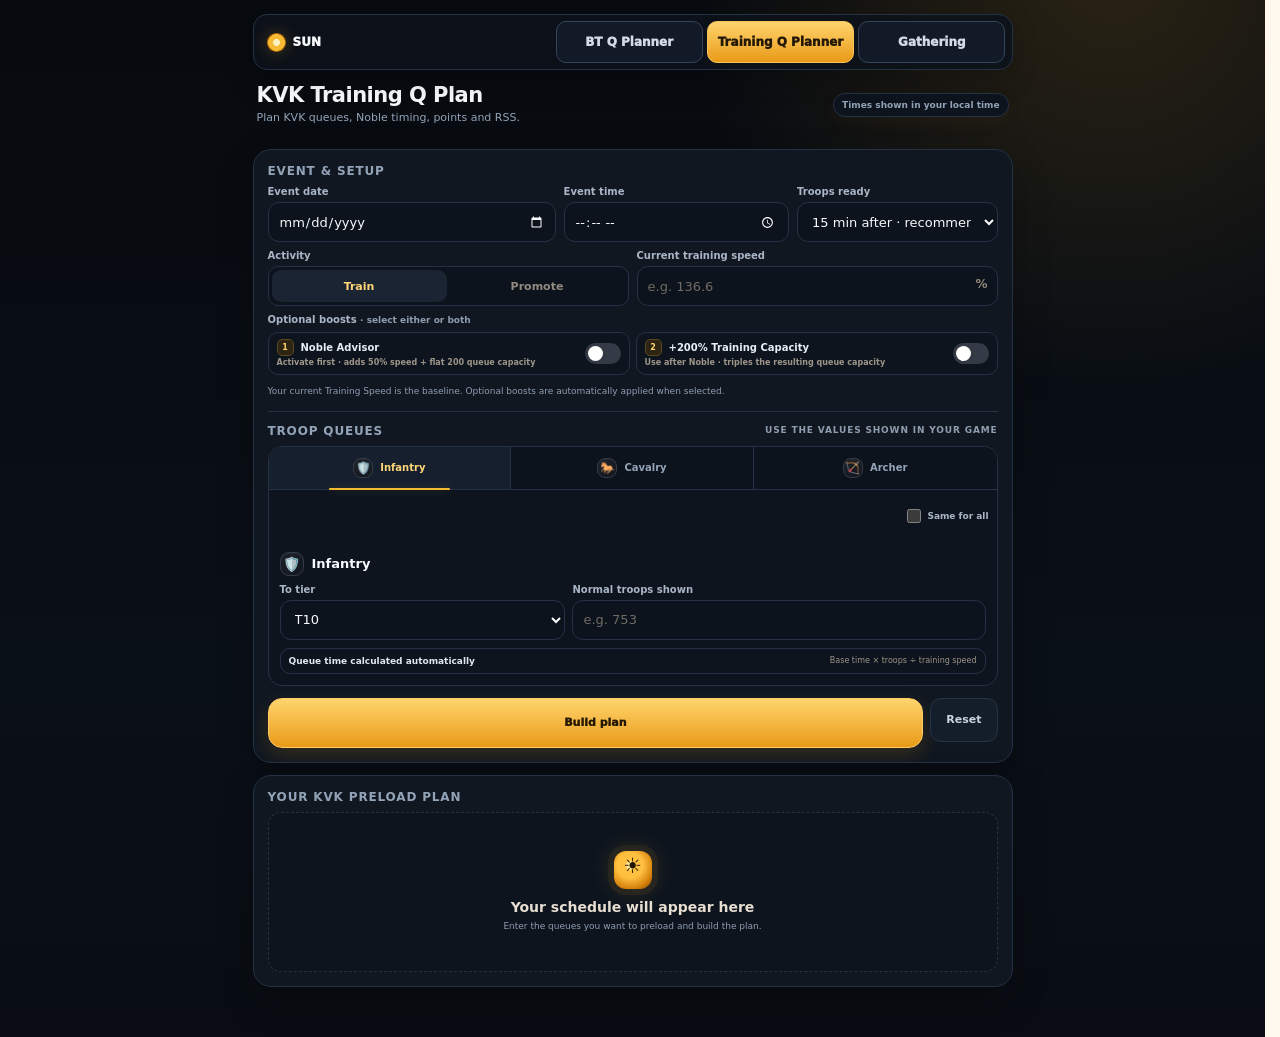
<file: training.html>
<!DOCTYPE html>
<html lang="en">
<head>
<meta charset="UTF-8">
<meta name="viewport" content="width=device-width, initial-scale=1.0">
<meta name="theme-color" content="#11131a">
<title>Training Q Planner | SUN Alliance</title>
<style>
:root{
  --bg:#f8f6f8;--surface:#fff;--surface2:#fcfafc;--ink:#302a33;--muted:#817786;
  --plum:#785b78;--plum2:#9a7697;--blush:#f2e7ed;--blush2:#fbf3f7;
  --line:#e9e3e9;--line2:#ddd3df;--green:#55796b;--greenbg:#f2f8f5;
  --red:#9a5360;--redbg:#fff4f5;--amber:#8b7043;--amberbg:#fffaf0;
  --shadow:0 18px 60px rgba(59,44,61,.08);--r:20px;
}
*{box-sizing:border-box}
html{color-scheme:light}
body{margin:0;min-height:100vh;background:radial-gradient(circle at 12% 0%,rgba(242,221,235,.58),transparent 28%),radial-gradient(circle at 96% 10%,rgba(232,226,246,.58),transparent 25%),linear-gradient(180deg,#fcfafc 0,#f6f3f7 100%);color:var(--ink);font-family:Inter,ui-sans-serif,system-ui,-apple-system,BlinkMacSystemFont,"Segoe UI",sans-serif;padding:30px 18px 48px}
.shell{width:min(1180px,100%);margin:auto}
.hero{display:flex;align-items:flex-end;justify-content:space-between;gap:24px;margin:0 2px 20px}
.brand{min-width:0}.brandline{display:flex;align-items:center;gap:6px;font-size:12px;font-weight:800;letter-spacing:.12em;text-transform:uppercase;color:var(--plum2);margin-bottom:7px}.spark{display:inline-grid;place-items:center;width:22px;height:22px;border-radius:8px;background:linear-gradient(135deg,#f8e8f1,#eee4f5);color:#9b6f93;box-shadow:inset 0 0 0 1px rgba(154,118,151,.14)}
h1{font-size:clamp(27px,4vw,40px);line-height:1.05;letter-spacing:-.035em;margin:0;color:#3d3440;font-weight:850}.subtitle{margin:8px 0 0;max-width:720px;color:var(--muted);font-size:14px;line-height:1.55}
.localTag{white-space:nowrap;border:1px solid var(--line);background:rgba(255,255,255,.72);padding:8px 11px;border-radius:999px;color:var(--muted);font-size:12px;font-weight:700}
.layout{display:grid;grid-template-columns:minmax(0,.92fr) minmax(0,1.08fr);gap:16px;align-items:start}
.card{background:rgba(255,255,255,.90);border:1px solid rgba(229,220,231,.9);border-radius:var(--r);box-shadow:0 22px 70px rgba(70,50,73,.09);backdrop-filter:blur(12px)}
.formCard{padding:18px}.resultCard{padding:18px;position:sticky;top:16px}
.sectionTitle{display:flex;align-items:center;justify-content:space-between;gap:10px;font-size:12px;text-transform:uppercase;letter-spacing:.1em;color:var(--muted);font-weight:850;margin:0 0 10px}
.divider{height:1px;background:var(--line);margin:15px 0}
label{display:block;font-size:12px;font-weight:780;color:#655b69;margin:0 0 6px}.field{min-width:0}.micro{font-size:11px;color:var(--muted);line-height:1.45}
input,select{width:100%;height:42px;border:1px solid var(--line2);border-radius:11px;background:#fff;padding:8px 10px;color:var(--ink);font:inherit;font-size:14px;outline:none;transition:.16s}
input:focus,select:focus{border-color:#ad90aa;box-shadow:0 0 0 3px rgba(120,91,120,.10)}.unitPct{position:relative}.unitPct input{padding-right:28px}.unitPct span{position:absolute;right:10px;top:11px;color:#9b929e;font-size:12px;font-weight:800;pointer-events:none}
.eventGrid{display:grid;grid-template-columns:1.15fr .9fr .8fr;gap:10px}
.planRow{display:grid;grid-template-columns:1fr 1fr;gap:10px;margin-top:10px;align-items:start}
.planRow>.field:last-child{grid-column:1/-1}
.segment{display:grid;grid-template-columns:1fr 1fr;background:#f5f1f5;border:1px solid var(--line);padding:3px;border-radius:12px;gap:3px;height:42px}.segChoice{position:relative}.segChoice input{position:absolute;opacity:0;pointer-events:none}.segChoice span{height:34px;border-radius:9px;display:flex;align-items:center;justify-content:center;font-size:12px;font-weight:800;color:var(--muted);cursor:pointer;transition:.16s}.segChoice input:checked+span{background:#fff;color:var(--plum);box-shadow:0 2px 8px rgba(59,44,61,.08)}
.optionStack{display:grid;grid-template-columns:repeat(2,minmax(0,1fr));gap:7px}.toggleCard{display:flex;align-items:center;justify-content:space-between;gap:10px;min-height:42px;padding:7px 9px;border:1px solid var(--line2);border-radius:12px;background:#fff;cursor:pointer;transition:.16s}.toggleCard:hover{border-color:#cdbfce}.toggleCopy{min-width:0}.toggleTitle{display:flex;align-items:center;gap:7px;font-size:11px;font-weight:850;color:#625766}.stepNo{display:inline-grid;place-items:center;width:19px;height:19px;border-radius:6px;background:#f3edf3;color:var(--plum);font-size:9px;font-weight:900}.toggleSub{font-size:9px;color:var(--muted);margin-top:2px;line-height:1.35}.switch{position:relative;flex:0 0 auto;width:38px;height:22px}.switch input{position:absolute;opacity:0;pointer-events:none}.switchTrack{position:absolute;inset:0;border-radius:999px;background:#ded7df;transition:.18s}.switchTrack:after{content:"";position:absolute;width:16px;height:16px;left:3px;top:3px;border-radius:50%;background:#fff;box-shadow:0 1px 4px rgba(0,0,0,.15);transition:.18s}.switch input:checked+.switchTrack{background:var(--plum)}.switch input:checked+.switchTrack:after{transform:translateX(16px)}.buffNote{margin-top:6px}.sequenceHint{margin-top:8px;padding:10px 11px;border-radius:12px;background:linear-gradient(135deg,#fff8fc,#f8f2ff);border:1px solid #e6d7e6;box-shadow:0 6px 18px rgba(120,91,120,.07);font-size:10px;color:#756a78;line-height:1.45;display:flex;gap:9px;align-items:flex-start}.sequenceHint .tipIcon{flex:0 0 auto;width:24px;height:24px;border-radius:8px;display:grid;place-items:center;background:#f1e6f0;color:var(--plum);font-size:13px}.sequenceHint .tipTitle{font-weight:900;color:#5b4b5e;margin-bottom:2px}.sequenceHint .tipCopy{color:var(--muted)}
.tabsWrap{border:1px solid var(--line);border-radius:15px;background:var(--surface2);overflow:hidden}.tabsBar{border-bottom:1px solid var(--line);background:#faf8fa}.tabs{display:grid;grid-template-columns:repeat(3,minmax(0,1fr));gap:0;width:100%}.applyAllRow{display:flex;justify-content:flex-end;padding:7px 10px 0}.applyAll{display:inline-flex;align-items:center;gap:6px;color:var(--muted);font-size:10px;font-weight:800;cursor:pointer;white-space:nowrap}.applyAll input{width:14px;height:14px;margin:0;accent-color:var(--plum)}.tab{border:0;background:transparent;min-height:48px;padding:8px 6px;cursor:pointer;color:#817786;font:inherit;font-size:12px;font-weight:800;position:relative;display:flex;align-items:center;justify-content:center;gap:7px}.tab:not(:last-child){border-right:1px solid var(--line)}.tab.active{background:#fff;color:var(--plum)}.tab.active:after{content:"";position:absolute;left:25%;right:25%;bottom:-1px;height:2px;background:var(--plum)}
.troopCard{display:none;padding:14px}.troopCard.active{display:block}.troopTop{display:flex;align-items:center;justify-content:space-between;gap:12px;margin-bottom:12px}.troopName{font-size:15px;font-weight:850;display:flex;align-items:center;gap:8px}
.tierQty{display:grid;grid-template-columns:.86fr .86fr 1.25fr;gap:8px}.trainingMode .source-wrap{display:none}.trainingMode .tierQty{grid-template-columns:.9fr 1.3fr}
.calcHint{margin-top:10px;padding:9px 10px;border:1px solid var(--line);background:#faf8fa;border-radius:11px;display:flex;justify-content:space-between;gap:10px;align-items:center}.calcHint b{font-size:11px;color:#5d485f}.calcHint span{font-size:10px;color:var(--muted);text-align:right}
.actions{display:grid;grid-template-columns:1fr auto;gap:8px;margin-top:13px}.btn{height:44px;border-radius:11px;border:0;padding:0 15px;font:inherit;font-size:13px;font-weight:850;cursor:pointer}.primary{background:#5d485f;color:#fff;box-shadow:0 8px 22px rgba(93,72,95,.18)}.secondary{background:#fff;border:1px solid var(--line2);color:#756a78}.btn:active{transform:translateY(1px)}
.error{display:none;margin-top:10px;padding:10px 11px;border-radius:11px;background:var(--redbg);border:1px solid #efd6da;color:var(--red);font-size:11px;line-height:1.5}.error.show{display:block}
.empty{min-height:300px;display:grid;place-items:center;text-align:center;border:1px dashed var(--line2);border-radius:15px;background:#fdfcfd;padding:28px;color:var(--muted)}.emptyMark{width:44px;height:44px;border-radius:14px;background:var(--blush);display:grid;place-items:center;margin:0 auto 10px;color:var(--plum);font-size:20px}.empty strong{display:block;color:#5e5562;font-size:14px;margin-bottom:5px}
.resultHead{display:flex;justify-content:space-between;gap:16px;align-items:flex-start;padding-bottom:13px;border-bottom:1px solid var(--line)}.resultHead .date{font-size:20px;font-weight:850;letter-spacing:-.025em;margin-top:3px}.resultHead .sub{font-size:11px;color:var(--muted);margin-top:4px}.points{text-align:right}.points .num{font-size:24px;font-weight:900;color:var(--plum);letter-spacing:-.03em}.points .lbl{font-size:10px;text-transform:uppercase;letter-spacing:.09em;color:var(--muted);font-weight:800}
.planSummary{margin-top:11px;padding:11px 12px;border:1px solid var(--line);background:#fcfafc;border-radius:12px;font-size:12px;line-height:1.6;color:#665b69}.planSummary b{color:#4f4352}.notice{margin-top:10px;padding:9px 10px;border-radius:10px;font-size:11px;line-height:1.45}.notice.ok{background:var(--greenbg);color:var(--green);border:1px solid #dcebe4}.notice.warn{background:var(--redbg);color:var(--red);border:1px solid #efd6da}
.startHero{margin-top:11px;padding:12px 13px;border:1px solid #ded3e0;background:linear-gradient(135deg,#fff,#faf5fa);border-radius:13px;display:flex;align-items:center;justify-content:space-between;gap:14px}.startHero .label{font-size:10px;text-transform:uppercase;letter-spacing:.09em;color:var(--muted);font-weight:850}.startHero .when{font-size:16px;font-weight:900;color:#4f3f52;text-align:right;letter-spacing:-.02em}.startHero .micro{margin-top:3px}
.noble{display:flex;align-items:center;justify-content:space-between;gap:12px;margin-top:11px;padding:10px 11px;border:1px solid #e5dbe5;background:#fbf7fa;border-radius:11px}.noble .label{font-size:11px;color:var(--muted);font-weight:750}.noble .when{font-size:13px;font-weight:850;color:#5d485f;text-align:right}
.planSteps{margin-top:11px;display:grid;gap:8px}.planStep{display:grid;grid-template-columns:auto 1fr auto;gap:10px;align-items:center;padding:10px 11px;border:1px solid var(--line);border-radius:12px;background:#fcfafc}.planStep .n{width:24px;height:24px;border-radius:8px;display:grid;place-items:center;background:#f1eaf1;color:var(--plum);font-size:10px;font-weight:900}.planStep .title{font-size:11px;font-weight:850;color:#534756}.planStep .desc{font-size:9px;color:var(--muted);margin-top:2px;line-height:1.35}.planStep .time{font-size:12px;font-weight:900;color:#4f3f52;text-align:right;white-space:nowrap}.queueSummary{margin-top:11px;display:grid;grid-template-columns:repeat(3,minmax(0,1fr));gap:7px}.queuePill{padding:9px;border:1px solid var(--line);border-radius:11px;background:#fff}.queuePill .top{display:flex;align-items:center;gap:6px;font-size:10px;font-weight:850;color:#594d5c}.queuePill .qty{font-size:14px;font-weight:900;color:#453b48;margin-top:4px}.queuePill .meta{font-size:9px;color:var(--muted);margin-top:2px;line-height:1.35}.schedule{margin-top:12px;border:1px solid var(--line);border-radius:13px;overflow:hidden}.schedHead,.schedRow{display:grid;grid-template-columns:1.25fr 1.1fr .8fr .7fr;gap:8px;align-items:center}.schedHead{padding:8px 10px;background:#faf8fa;color:#918895;font-size:9px;text-transform:uppercase;letter-spacing:.08em;font-weight:850}.schedRow{padding:10px;border-top:1px solid var(--line);font-size:11px}.schedRow:first-of-type{border-top:0}.qname{font-weight:850;color:#554b58}.qpath{display:block;color:var(--muted);font-size:10px;margin-top:2px}.start{font-weight:850;color:#4c414f}.smallMuted{font-size:10px;color:var(--muted)}
.rssTotal{margin-top:11px;border:1px solid var(--line);border-radius:13px;padding:10px}.rssTop{display:flex;align-items:center;justify-content:space-between;gap:10px;margin-bottom:8px}.rssTitle{font-size:11px;font-weight:850}.rssGrid{display:grid;grid-template-columns:repeat(4,1fr);gap:7px}.rssItem{background:linear-gradient(180deg,#fcfafc,#f8f4f8);border:1px solid #eee7ef;border-radius:11px;padding:8px;text-align:center}.rssItem span{display:flex;align-items:center;justify-content:center;gap:5px;font-size:9px;text-transform:uppercase;color:var(--muted);font-weight:800}.rssItem b{display:block;font-size:12px;margin-top:3px}.miniIcon{width:23px;height:23px;display:inline-grid;place-items:center;border-radius:8px;background:#fff;border:1px solid #eadfea;box-shadow:0 3px 10px rgba(71,51,73,.06);font-size:14px;line-height:1}.tabIcon{width:24px;height:24px;display:inline-grid;place-items:center;border-radius:8px;background:#fff;border:1px solid #ebe3ec;font-size:14px;box-shadow:0 3px 10px rgba(71,51,73,.05)}.troopIcon{width:28px;height:28px;display:inline-grid;place-items:center;border-radius:9px;background:linear-gradient(135deg,#fff,#f6eff6);border:1px solid #eadfea;font-size:16px}
.resultFoot{display:flex;gap:7px;flex-wrap:wrap;margin-top:10px}.tag{border:1px solid var(--line);border-radius:999px;padding:5px 8px;font-size:9px;color:var(--muted);background:#fff;font-weight:750}
.foot{margin-top:14px;text-align:center;font-size:10px;line-height:1.5;color:#9b929e}
@media(max-width:900px){.layout{grid-template-columns:1fr}.resultCard{position:static}.hero{align-items:flex-start}.localTag{display:none}.empty{min-height:180px}}
@media(max-width:600px){body{padding:18px 10px 34px;overflow-x:hidden}.shell,.layout,.card,.tabsWrap{max-width:100%;min-width:0}.hero{margin-bottom:14px}.subtitle{font-size:12px}.formCard,.resultCard{padding:13px;border-radius:16px}.planRow{grid-template-columns:1fr}.eventGrid{grid-template-columns:1fr 1fr}.eventGrid .bufferField{grid-column:1/-1}.tierQty,.trainingMode .tierQty{grid-template-columns:1fr 1fr}.tierQty .field:last-child{grid-column:1/-1}.tab{font-size:11px;gap:4px;padding:8px 4px}.tabIcon{width:22px;height:22px}.applyAllRow{padding:7px 9px 0}.queueSummary{grid-template-columns:1fr}.planStep{grid-template-columns:auto 1fr}.planStep .time{grid-column:2;text-align:left;white-space:normal;margin-top:-2px}.schedHead{display:none}.schedRow{grid-template-columns:1.2fr 1fr;gap:8px}.schedRow>div:nth-child(3),.schedRow>div:nth-child(4){text-align:left}.rssGrid{grid-template-columns:1fr 1fr}.resultHead{flex-direction:column;gap:8px}.points{text-align:left}.actions{grid-template-columns:1fr auto}}

/* SUN Alliance Kingdom 2344 visual theme - UX only; calculator logic unchanged */
:root{
  --bg:#fff9ee;--surface:#fffefb;--surface2:#fffaf0;--ink:#3b3025;--muted:#8a7762;
  --plum:#e99a1d;--plum2:#c97911;--blush:#fff0bd;--blush2:#fff8df;
  --line:#f0dfbd;--line2:#e8d3a7;--green:#557c61;--greenbg:#f1f8f2;
  --red:#a45252;--redbg:#fff4f1;--amber:#9a6818;--amberbg:#fff7df;
  --shadow:0 20px 60px rgba(129,88,24,.10);--r:20px;
}
html{background:#fff9ee}
body{
  background:
    radial-gradient(circle at 8% -4%,rgba(255,211,91,.26),transparent 30%),
    radial-gradient(circle at 94% 6%,rgba(255,172,113,.20),transparent 26%),
    radial-gradient(circle at 60% 115%,rgba(255,226,154,.22),transparent 32%),
    linear-gradient(180deg,#fffdf7 0%,#fff8e9 100%);
}
.hero{padding:2px 2px 4px}
.brandline{color:#bd7611;letter-spacing:.14em;font-size:11px}
.spark{
  width:26px;height:26px;border-radius:10px;
  background:linear-gradient(145deg,#fff4b8,#ffd76a);
  color:#b76b00;border:1px solid rgba(207,137,20,.20);
  box-shadow:0 5px 14px rgba(222,146,16,.16),inset 0 1px 0 rgba(255,255,255,.9);
  font-size:15px;
}
h1{color:#3e3224;letter-spacing:-.04em}
.subtitle{color:#8b765e}
.localTag{border-color:#efdcb5;background:rgba(255,253,246,.86);color:#8b714e;box-shadow:0 6px 18px rgba(145,94,24,.06)}
.card{
  background:rgba(255,254,250,.94);
  border-color:rgba(235,211,166,.88);
  box-shadow:0 22px 68px rgba(119,77,20,.095);
}
.formCard,.resultCard{position:relative;overflow:hidden}
.resultCard{position:sticky}
.formCard:before,.resultCard:before{
  content:"";position:absolute;left:0;right:0;top:0;height:3px;
  background:linear-gradient(90deg,#ffd76b,#f7a83e,#ffcf7d);
  opacity:.95;
}
.sectionTitle{color:#987b58}
.divider{background:#f0e1c5}
label{color:#6f5d49}
input,select{border-color:#ead8b5;background:#fffefb;color:#3d3227}
input:hover,select:hover{border-color:#dfc28c}
input:focus,select:focus{border-color:#eba633;box-shadow:0 0 0 3px rgba(235,166,51,.13)}
.unitPct span{color:#a18d73}
.segment{background:#fff6e7;border-color:#efdfc2}
.segChoice span{color:#957f65}
.segChoice input:checked+span{background:#fffefb;color:#b96d0c;box-shadow:0 4px 12px rgba(177,111,18,.10)}
.toggleCard{background:#fffefb;border-color:#ead9b8}
.toggleCard:hover{border-color:#e7b760;background:#fffdf6;box-shadow:0 6px 18px rgba(160,104,17,.07)}
.toggleTitle{color:#665440}
.stepNo{background:#fff0bf;color:#b96d0c;border:1px solid #f0d68f}
.toggleSub{color:#8d7a65}
.switchTrack{background:#e5dccb}
.switch input:checked+.switchTrack{background:linear-gradient(90deg,#f3b53f,#e99618);box-shadow:0 3px 10px rgba(217,139,15,.20)}
.sequenceHint{
  background:linear-gradient(135deg,#fff9df,#fff1cd);
  border-color:#efd790;box-shadow:0 8px 22px rgba(191,126,20,.08);color:#80693f
}
.sequenceHint .tipIcon{background:linear-gradient(145deg,#ffe89c,#ffd367);color:#a86400;border:1px solid #e9c96f}
.sequenceHint .tipTitle{color:#765013}.sequenceHint .tipCopy{color:#866f4e}
.buffNote{color:#9a856d}
.tabsWrap{border-color:#ebdab7;background:#fffaf0;box-shadow:inset 0 1px 0 rgba(255,255,255,.8)}
.tabsBar{background:#fff7e8;border-color:#eddcbd}
.applyAll{color:#8d765e}.applyAll input{accent-color:#e79a20}
.tab{color:#8f7a64}.tab:not(:last-child){border-color:#edddc1}.tab.active{background:#fffefb;color:#b96d0c}.tab.active:after{height:3px;background:linear-gradient(90deg,#f3b53f,#e58b12);border-radius:999px}
.tabIcon,.troopIcon,.miniIcon{border-color:#ecdcbf;background:linear-gradient(145deg,#fff,#fff7e7);box-shadow:0 4px 12px rgba(145,92,17,.06)}
.troopIcon{background:linear-gradient(145deg,#fffef8,#fff1ca)}
.calcHint{background:#fff9ee;border-color:#ead9bb}.calcHint b{color:#6f5328}.calcHint span{color:#907a62}
.primary{background:linear-gradient(135deg,#f3b33b,#e78d13);color:#fff;box-shadow:0 10px 25px rgba(219,139,16,.22);text-shadow:0 1px 0 rgba(103,61,0,.10)}
.primary:hover{filter:brightness(1.025);box-shadow:0 12px 28px rgba(219,139,16,.26)}
.secondary{background:#fffdf8;border-color:#e8d7b7;color:#816d55}
.empty{border-color:#ead5a9;background:linear-gradient(180deg,#fffefb,#fff9eb);color:#927b61}
.emptyMark{background:linear-gradient(145deg,#fff1b8,#ffd96c);color:#a86500;box-shadow:0 8px 20px rgba(202,132,14,.12)}
.empty strong{color:#685642}
.resultHead{border-color:#ecddc2}.points .num{color:#d9830e}
.planSummary{background:#fffaf1;border-color:#ebdab8;color:#756149}.planSummary b{color:#5f4930}
.startHero{border-color:#e8cf9d;background:linear-gradient(135deg,#fffefb,#fff3d1);box-shadow:0 8px 22px rgba(167,109,20,.06)}
.startHero .when{color:#6d4c1c}
.noble{border-color:#ecd7a8;background:#fff8e7}.noble .when{color:#9d620d}
.planStep{background:#fffaf1;border-color:#ead9b8}.planStep .n{background:#ffedb3;color:#ad6904}.planStep .title{color:#665039}.planStep .time{color:#6f4e21}
.queuePill{border-color:#ead9b8;background:#fffefb}.queuePill .top{color:#655039}.queuePill .qty{color:#4c3a28}
.schedule{border-color:#ead9b8;background:#fffefb}.schedHead{background:#fff5e3;color:#987d5e}.schedRow{border-color:#efe1c9}.qname{color:#604c37}.start{color:#75511e}
.rssTotal{border-color:#ead9b8;background:#fffdf8}.rssItem{background:linear-gradient(180deg,#fffdf7,#fff6e4);border-color:#efe0c6}
.resultFoot .tag{border-color:#e9d8b8;background:#fffdf8;color:#8a745c}
.foot{color:#9a866e}
.error{border-color:#efd1c6}
@media(max-width:600px){
  .hero{padding-top:0}
  .brandline{font-size:10px}
  .spark{width:24px;height:24px;border-radius:9px}
  .formCard,.resultCard{box-shadow:0 16px 40px rgba(119,77,20,.08)}
}


/* Dark SUN Alliance visual theme only. Calculator logic intentionally unchanged. */
:root{
  --bg:#0d1016;--surface:#151922;--surface2:#11151c;--ink:#f7f1e7;--muted:#aaa092;
  --plum:#f7b632;--plum2:#ffd36a;--blush:#2a2115;--blush2:#1c1812;
  --line:#2b303a;--line2:#3a3f49;--green:#8fd2ad;--greenbg:#14241e;
  --red:#ff9a9f;--redbg:#2a171a;--amber:#ffd166;--amberbg:#261f12;
  --shadow:0 22px 70px rgba(0,0,0,.34);--r:20px;
}
html{color-scheme:dark;max-width:100%;overflow-x:clip;overscroll-behavior-x:none}
body{
  background:
    radial-gradient(circle at 12% 0%,rgba(255,190,67,.16),transparent 27%),
    radial-gradient(circle at 92% 8%,rgba(255,116,74,.10),transparent 24%),
    radial-gradient(circle at 50% 115%,rgba(255,205,91,.08),transparent 35%),
    linear-gradient(180deg,#0c0f15 0%,#10131a 48%,#0b0e13 100%);
  color:var(--ink);
  width:100%;max-width:100%;overflow-x:clip;overscroll-behavior-x:none;touch-action:pan-y;
}
body:before{
  content:"";position:fixed;inset:0;pointer-events:none;z-index:-1;opacity:.45;
  background-image:
    radial-gradient(circle,rgba(255,216,124,.55) 0 1px,transparent 1.6px),
    radial-gradient(circle,rgba(255,255,255,.24) 0 1px,transparent 1.4px);
  background-size:58px 58px,94px 94px;background-position:0 0,23px 31px;
  mask-image:linear-gradient(to bottom,rgba(0,0,0,.8),transparent 70%);
}
.shell{position:relative;max-width:100%;overflow:hidden}
.shell:before{
  content:"☀";position:absolute;right:-46px;top:-74px;font-size:180px;line-height:1;
  color:#ffbf3f;opacity:.055;pointer-events:none;filter:drop-shadow(0 0 24px rgba(255,185,45,.20));
}
.hero{position:relative;z-index:1}
.brandline{color:#ffd36a}.spark{
  background:linear-gradient(145deg,#ffcf62,#f2a719);color:#1b1408;border:1px solid rgba(255,220,133,.5);
  box-shadow:0 0 0 4px rgba(247,182,50,.07),0 0 22px rgba(247,182,50,.18)
}
h1{color:#fff8e9;text-shadow:0 2px 18px rgba(255,188,53,.08)}
.subtitle,.micro{color:var(--muted)}
.localTag{background:rgba(21,25,34,.78);border-color:#343945;color:#b9ad9c;backdrop-filter:blur(10px)}
.card{background:rgba(20,24,32,.94);border-color:#2e333d;box-shadow:var(--shadow);backdrop-filter:blur(16px)}
.formCard,.resultCard{position:relative;overflow:hidden}
.formCard:after,.resultCard:after{
  content:"";position:absolute;width:150px;height:150px;border-radius:50%;right:-90px;top:-88px;
  background:radial-gradient(circle,rgba(255,188,53,.12),transparent 67%);pointer-events:none
}
.sectionTitle{color:#9f9588}.divider{background:#2a3039}
label{color:#c9bdac}
input,select{background:#0f131a;border-color:#373d47;color:#f8f2e8}
input::placeholder{color:#6f6a63}
input:focus,select:focus{border-color:#e4a82c;box-shadow:0 0 0 3px rgba(247,182,50,.12)}
.unitPct span{color:#938a7e}
.segment{background:#0f131a;border-color:#303640}
.segChoice span{color:#948b80}.segChoice input:checked+span{background:#24201a;color:#ffd36a;box-shadow:inset 0 0 0 1px #5d481f,0 4px 12px rgba(0,0,0,.18)}
.toggleCard{background:#10151c;border-color:#323844}
.toggleCard:hover{border-color:#8b6c2a;background:#171a20;box-shadow:0 8px 20px rgba(0,0,0,.20)}
.toggleTitle{color:#f0e7db}.stepNo{background:#2d2414;color:#ffd46b;border:1px solid #5b4720}.toggleSub{color:#9e9589}
.switchTrack{background:#343b46}.switch input:checked+.switchTrack{background:linear-gradient(90deg,#f7b632,#ffcc5c);box-shadow:0 0 16px rgba(247,182,50,.20)}
.switch input:checked+.switchTrack:after{background:#17120a}
.sequenceHint{background:linear-gradient(135deg,#211b10,#17191d);border-color:#5b4720;box-shadow:none;color:#d9c89d}
.sequenceHint .tipIcon{background:linear-gradient(145deg,#ffda73,#f3ad24);color:#1b1307;border-color:#7d5d1c;box-shadow:0 0 18px rgba(247,182,50,.18)}
.sequenceHint .tipTitle{color:#ffe09a}.sequenceHint .tipCopy{color:#c1b59f}
.tabsWrap{background:#10141b;border-color:#303641;box-shadow:none}.tabsBar{background:#0d1117;border-color:#2d333d}
.applyAll{color:#a99f92}.applyAll input{accent-color:#f3b12f}
.tab{color:#988f84}.tab:not(:last-child){border-color:#2d333c}.tab.active{background:#171b22;color:#ffd36a}.tab.active:after{background:linear-gradient(90deg,#ffce60,#ef9f16);box-shadow:0 0 10px rgba(247,182,50,.25)}
.troopIcon,.tabIcon,.miniIcon{background:linear-gradient(145deg,#1d222c,#12161d);border-color:#343b46;box-shadow:inset 0 1px 0 rgba(255,255,255,.035)}
.calcHint{background:#10151c;border-color:#303640}.calcHint b{color:#e5d9c6}.calcHint span{color:#9e9589}
.primary{background:linear-gradient(135deg,#ffc94f,#ee9f16);color:#1a1206;box-shadow:0 10px 28px rgba(238,159,22,.22);text-shadow:none}
.primary:hover{filter:brightness(1.06);box-shadow:0 12px 30px rgba(238,159,22,.28)}
.secondary{background:#11161d;border-color:#343b46;color:#c9bfae}
.empty{background:linear-gradient(180deg,#11161d,#0f1319);border-color:#333943;color:#978f84}
.emptyMark{background:radial-gradient(circle at 42% 38%,#ffe28a 0 13%,#ffbf3f 14% 40%,#d6810c 72%,#7b4300 100%);color:#221607;box-shadow:0 0 0 6px rgba(247,182,50,.06),0 0 28px rgba(247,182,50,.20);font-size:0}.emptyMark:before{content:"☀";font-size:21px}
.empty strong{color:#e7ded1}
.resultHead{border-color:#2c323b}.points .num{color:#ffd05c;text-shadow:0 0 20px rgba(247,182,50,.10)}
.planSummary{background:#11161d;border-color:#303640;color:#bcb1a2}.planSummary b{color:#f1e7d8}
.startHero{background:linear-gradient(135deg,#1b1a16,#14171d);border-color:#59461f;box-shadow:inset 0 1px 0 rgba(255,218,126,.04)}
.startHero .when{color:#ffd66f}.startHero .label{color:#a69c8f}
.noble{background:#18170f;border-color:#58451e}.noble .label{color:#b5aa9b}.noble .when{color:#ffd36a}
.notice.ok{background:#13221d;color:#91d7b2;border-color:#24483b}.notice.warn{background:#271719;color:#ff9ea4;border-color:#5a2b31}
.planStep{background:#11161d;border-color:#303640}.planStep .n{background:#2e2412;color:#ffd36a}.planStep .title{color:#e5d9c8}.planStep .time{color:#ffcb58}
.queuePill,.schedule,.rssTotal{background:#10151c;border-color:#303640}.queuePill .top,.qname{color:#e9dece}.queuePill .qty{color:#fff4df}.schedHead{background:#151a21;color:#a89e91}.schedRow{border-color:#29303a}.start{color:#ffd05e}
.rssItem{background:linear-gradient(180deg,#151a21,#11151b);border-color:#303640}.resultFoot .tag{background:#11161d;border-color:#303640;color:#aaa093}
.error{background:#291719;border-color:#5f2d31;color:#ff9fa3}.foot{color:#7f786f}
.btn,.tab,.toggleCard,.segChoice span,input,select{transition:background .18s,border-color .18s,color .18s,box-shadow .18s,transform .12s,filter .18s}
@media(hover:hover) and (pointer:fine){
  .tab:hover{background:#151920;color:#d9c9ae}.secondary:hover{border-color:#6a5527;color:#f5d98f}.rssItem:hover{border-color:#514526;transform:translateY(-1px)}
}
@media(max-width:600px){
  .shell:before{right:-54px;top:-48px;font-size:130px}.brandline{letter-spacing:.09em}.localTag{background:#131821}.formCard,.resultCard{box-shadow:0 16px 40px rgba(0,0,0,.28)}
}
@media(prefers-reduced-motion:reduce){*{scroll-behavior:auto!important;transition:none!important}}
.resourceSvg{width:22px;height:22px;display:block}
.miniIcon{padding:2px}


/* SUN mobile-first utility refresh. Presentation only. */
.shell{overflow:visible!important}
.brandline{display:none!important}
.localTag{
  font-size:9px!important;padding:6px 8px!important;background:#0d141e!important;border-color:#253246!important;
  color:#93a3b7!important
}
.layout{grid-template-columns:1fr!important;gap:12px!important}
.formCard,.resultCard{position:static!important;overflow:hidden!important}
.formCard:before,.formCard:after,.resultCard:before,.resultCard:after{display:none!important}
.sectionTitle{
  font-size:10px!important;letter-spacing:.065em!important;color:#93a3b7!important;margin:0 0 8px!important
}
.divider{margin:12px 0!important;background:#253246!important}
label{font-size:10px!important;color:#aab6c5!important;margin-bottom:5px!important}
.micro{font-size:9px!important;color:#8f9daf!important}
input,select{
  height:40px!important;border-radius:10px!important;background:#0c131c!important;border-color:#253246!important;
  color:#f7f9fc!important;font-size:13px!important
}
input:focus,select:focus{border-color:#f6b832!important;box-shadow:0 0 0 3px rgba(246,184,50,.10)!important}
.eventGrid{grid-template-columns:1.15fr .9fr .8fr!important;gap:8px!important}
.planRow{grid-template-columns:1fr 1fr!important;gap:8px!important;margin-top:8px!important}
.segment{height:40px!important;border-radius:10px!important;background:#0c131c!important;border-color:#253246!important}
.segChoice span{height:32px!important;font-size:11px!important}
.segChoice input:checked+span{background:#1a2432!important;color:#ffd777!important;box-shadow:none!important}
.optionStack{gap:6px!important}
.toggleCard{
  min-height:40px!important;padding:6px 8px!important;border-radius:10px!important;
  background:#0d141e!important;border-color:#253246!important
}
.toggleTitle{font-size:10px!important;color:#e8eef5!important}
.toggleSub{font-size:8px!important;line-height:1.25!important}
.stepNo{width:17px!important;height:17px!important;border-radius:5px!important;font-size:8px!important}
.switch{width:36px!important;height:21px!important}
.switchTrack:after{width:15px!important;height:15px!important}
.switch input:checked+.switchTrack:after{transform:translateX(15px)!important}
.buffNote{margin-top:5px!important}
.tabsWrap{border-radius:13px!important;border-color:#253246!important;background:#0d141e!important}
.tabsBar{background:#0c131c!important;border-color:#253246!important}
.tabs{grid-template-columns:repeat(3,minmax(0,1fr))!important}
.tab{
  min-height:42px!important;padding:6px 4px!important;font-size:10px!important;color:#93a3b7!important;
  border-color:#253246!important
}
.tab.active{background:#151f2e!important;color:#ffd777!important}
.tab.active:after{background:#f6b832!important;height:2px!important}
.tabIcon{width:20px!important;height:20px!important;font-size:12px!important}
.applyAllRow{padding:6px 8px 0!important}
.applyAll{font-size:9px!important}
.troopCard{padding:11px!important}
.troopTop{margin-bottom:8px!important}
.troopName{font-size:13px!important}
.troopIcon{width:24px!important;height:24px!important;font-size:14px!important}
.tierQty{grid-template-columns:.86fr .86fr 1.25fr!important;gap:7px!important}
.trainingMode .tierQty{grid-template-columns:.9fr 1.3fr!important}
.calcHint{
  margin-top:8px!important;padding:7px 8px!important;border-radius:10px!important;
  background:#0d141e!important;border-color:#253246!important
}
.calcHint b{font-size:9px!important;color:#dfe7ef!important}.calcHint span{font-size:8px!important}
.actions{grid-template-columns:1fr auto!important;gap:7px!important;margin-top:10px!important}
.btn{height:42px!important;border-radius:11px!important;font-size:11px!important}
.secondary{background:#151f2e!important;border-color:#253246!important;color:#c7d2df!important}
.resultCard{margin-bottom:0!important}
.empty{min-height:160px!important;padding:20px!important;border-radius:13px!important;background:#0d141e!important;border-color:#253246!important}
.emptyMark{width:38px!important;height:38px!important;border-radius:12px!important}
.resultHead{padding-bottom:10px!important;border-color:#253246!important}
.resultHead .date{font-size:16px!important}.points .num{font-size:20px!important}
.planSteps{margin-top:9px!important;gap:6px!important}
.planStep{padding:8px 9px!important;border-radius:10px!important;background:#0d141e!important;border-color:#253246!important}
.planStep .n{width:22px!important;height:22px!important;border-radius:7px!important}
.planStep .title{font-size:10px!important}.planStep .desc{font-size:8px!important}.planStep .time{font-size:10px!important}
.schedule{margin-top:9px!important;border-radius:11px!important;border-color:#253246!important;background:#0d141e!important}
.schedHead{padding:7px 8px!important;font-size:8px!important;background:#111a26!important}
.schedRow{padding:8px!important;font-size:10px!important;border-color:#253246!important}
.qpath,.smallMuted{font-size:8px!important}
.rssTotal{margin-top:9px!important;padding:8px!important;border-radius:11px!important;background:#0d141e!important;border-color:#253246!important}
.rssGrid{gap:5px!important}.rssItem{padding:6px!important;border-radius:9px!important}.rssItem b{font-size:11px!important}
.resultFoot{margin-top:8px!important}.tag{font-size:8px!important}
.foot{font-size:8px!important}
.error{font-size:10px!important}
@media(max-width:600px){
  body{padding:10px 8px 28px!important}
  .hero{margin-bottom:10px!important}
  .localTag{display:none!important}
  .formCard,.resultCard{padding:11px!important;border-radius:15px!important}
  .eventGrid{grid-template-columns:1fr 1fr!important}
  .eventGrid .bufferField{grid-column:1/-1!important}
  .planRow{grid-template-columns:1fr!important}
  .optionStack{grid-template-columns:1fr!important}
  .tierQty,.trainingMode .tierQty{grid-template-columns:1fr 1fr!important}
  .tierQty .field:last-child{grid-column:1/-1!important}
  .queueSummary{grid-template-columns:1fr!important}
  .schedRow{grid-template-columns:1.15fr 1fr!important}
  .rssGrid{grid-template-columns:1fr 1fr!important}
}


/* Final Training Q Plan component alignment to BT Troop Planner */
.sectionTitle{font-size:12px!important;letter-spacing:.07em!important;font-weight:900!important;color:var(--sun-muted)!important;text-transform:uppercase!important}
input,select{height:40px!important;border-radius:var(--sun-field-radius)!important;border-color:var(--sun-line)!important;background:#0c131c!important;color:var(--sun-text)!important}
.segment,.toggleCard,.tabsWrap,.calcHint,.planStep,.schedule,.rssTotal{border-color:var(--sun-line)!important}
.tabsWrap{border-radius:14px!important}
.tab{min-height:42px!important;font-size:10px!important;font-weight:900!important}
.tab.active{color:var(--sun-gold2)!important;background:#151f2e!important}
.actions{margin-top:12px!important;gap:7px!important}
.btn{height:44px!important;border-radius:11px!important;font-size:11px!important;font-weight:900!important}
.secondary{background:#141e2b!important;border:1px solid var(--sun-line)!important;color:#cbd5e1!important}
.resultCard{margin-bottom:12px!important}
.resultHead .date{font-weight:950!important;color:var(--sun-text)!important}
.points .num,.planStep .time,.start{color:var(--sun-gold2)!important}
.queuePill,.schedule,.rssTotal,.planStep,.calcHint{background:#0d141e!important}
@media(max-width:600px){
  .sectionTitle{font-size:11px!important}
}

</style>
<link rel="stylesheet" href="css/shared.css">
</head>
<body>

<nav class="sun-site-nav" aria-label="Queue planners">
  <a class="sun-site-brand" href="index.html" aria-label="SUN Alliance home">
    <span class="sun-site-orb" aria-hidden="true"></span>
    <span>SUN</span>
  </a>
  <div class="sun-site-links">
    <a class="sun-site-link" href="index.html">BT Q Planner</a>
    <a class="sun-site-link active" href="training.html" aria-current="page">Training Q Planner</a>
    <a class="sun-site-link" href="gathering.html">Gathering</a>
  </div>
</nav>

<div class="shell">
  <header class="hero page-header">
    <div class="brand">
      <div class="brandline"><span class="spark">☀</span> SUN Alliance · Kingdom 2344</div>
      <h1 class="page-title">KVK Training Q Plan</h1>
      <p class="subtitle">Plan KVK queues, Noble timing, points and RSS.</p>
    </div>
    <div class="localTag">Times shown in your local time</div>
  </header>

  <div class="layout">
    <section class="card formCard">
      <div class="sectionTitle"><span>Event & setup</span></div>
      <div class="eventGrid">
        <div class="field"><label for="eventDate">Event date</label><input id="eventDate" type="date"></div>
        <div class="field"><label for="eventTime">Event time</label><input id="eventTime" type="time"></div>
        <div class="field bufferField"><label for="finishBuffer">Troops ready</label><select id="finishBuffer"><option value="0">At event start</option><option value="5">5 min after</option><option value="15" selected>15 min after · recommended</option><option value="30">30 min after</option><option value="custom">Custom</option></select><input id="customBuffer" type="number" min="0" step="1" placeholder="Minutes after event" style="display:none;margin-top:6px"></div>
      </div>

      <div class="planRow">
        <div class="field">
          <label>Activity</label>
          <div class="segment">
            <label class="segChoice"><input type="radio" name="activity" value="training" checked><span>Train</span></label>
            <label class="segChoice"><input type="radio" name="activity" value="promotion"><span>Promote</span></label>
          </div>
        </div>
        <div class="field">
          <label for="trainingSpeed">Current training speed</label>
          <div class="unitPct"><input id="trainingSpeed" type="number" min="0" step="0.1" placeholder="e.g. 136.6" required><span>%</span></div>
        </div>
        <div class="field">
          <label>Optional boosts <span class="micro">· select either or both</span></label>
          <div class="optionStack">
            <label class="toggleCard" for="useNoble">
              <div class="toggleCopy"><div class="toggleTitle"><span class="stepNo">1</span>Noble Advisor</div><div class="toggleSub">Activate first · adds 50% speed + flat 200 queue capacity</div></div>
              <span class="switch"><input id="useNoble" type="checkbox"><span class="switchTrack"></span></span>
            </label>
            <label class="toggleCard" for="capacityBuff">
              <div class="toggleCopy"><div class="toggleTitle"><span class="stepNo">2</span>+200% Training Capacity</div><div class="toggleSub">Use after Noble · triples the resulting queue capacity</div></div>
              <span class="switch"><input id="capacityBuff" type="checkbox"><span class="switchTrack"></span></span>
            </label>
          </div>
        </div>
      </div>
      <div class="micro buffNote">Your current Training Speed is the baseline. Optional boosts are automatically applied when selected.</div>

      <div class="divider"></div>
      <div class="sectionTitle"><span>Troop queues</span><span class="micro">Use the values shown in your game</span></div>

      <div class="tabsWrap" id="queueArea">
        <div class="tabsBar">
          <div class="tabs" id="troopTabs"></div>
        </div>
        <div class="applyAllRow">
          <label class="applyAll" title="Copy Infantry values to Cavalry and Archer and keep them synced">
            <input id="applyAll" type="checkbox"> Same for all
          </label>
        </div>
        <div id="troopCards"></div>
      </div>

      <div class="actions">
        <button id="calculate" class="btn primary">Build plan</button>
        <button id="reset" class="btn secondary" type="button">Reset</button>
      </div>
      <div id="error" class="error"></div>
    </section>

    <aside class="card resultCard">
      <div class="sectionTitle"><span>Your KVK preload plan</span></div>
      <div id="results" class="empty">
        <div><div class="emptyMark">K</div><strong>Your schedule will appear here</strong><div class="micro">Enter the queues you want to preload and build the plan.</div></div>
      </div>
    </aside>
  </div>
</div>

<script>
(() => {
  const STORAGE_KEY='sunTrainingQueuePlannerStateV1';
  const TIERS=['T1','T2','T3','T4','T5','T6','T7','T8','T9','T10'];
  const SCORE={T1:3,T2:4,T3:5,T4:8,T5:12,T6:18,T7:25,T8:35,T9:45,T10:60};
  const BASE_TIME={T1:12,T2:17,T3:24,T4:32,T5:44,T6:60,T7:83,T8:113,T9:131,T10:152}; // seconds per troop
  const COST={
    infantry:{T1:[36,27,7,2],T2:[58,44,10,3],T3:[92,69,17,4],T4:[120,90,21,5],T5:[156,117,27,6],T6:[186,140,33,7],T7:[279,210,49,11],T8:[558,419,98,21],T9:[1394,1046,244,51],T10:[2788,2091,488,102]},
    cavalry:{T1:[32,30,7,2],T2:[51,48,10,3],T3:[81,76,16,4],T4:[105,99,21,5],T5:[136,129,27,7],T6:[163,154,32,8],T7:[244,231,48,11],T8:[488,461,95,22],T9:[1220,1151,237,55],T10:[2440,2301,474,109]},
    archer:{T1:[23,34,6,2],T2:[36,54,9,4],T3:[58,86,15,5],T4:[75,111,19,6],T5:[97,144,24,8],T6:[117,173,29,10],T7:[175,258,44,14],T8:[349,516,88,29],T9:[873,1289,219,72],T10:[1745,2578,438,144]}
  };
  const TROOPS=[{key:'infantry',name:'Infantry',icon:'🛡️'},{key:'cavalry',name:'Cavalry',icon:'🐎'},{key:'archer',name:'Archer',icon:'🏹'}];
  const $=id=>document.getElementById(id);
  const tierOpts=TIERS.map(t=>`<option value="${t}">${t}</option>`).join('');

  function troopCard(t,idx){
    return `<div class="troopCard ${idx===0?'active':''}" data-key="${t.key}">
      <div class="troopTop">
        <div class="troopName"><span class="troopIcon">${t.icon}</span>${t.name}</div>
      </div>
      <div class="troopBody">
        <div class="tierQty">
          <div class="field source-wrap"><label>From tier</label><select class="source">${tierOpts}</select></div>
          <div class="field"><label>To tier</label><select class="target">${tierOpts}</select></div>
          <div class="field"><label>Normal troops shown</label><input class="qty" type="number" min="1" step="1" placeholder="e.g. 753"></div>
        </div>
        <div class="calcHint"><b>Queue time calculated automatically</b><span>Base time × troops ÷ training speed</span></div>
      </div>
    </div>`;
  }

  $('troopTabs').innerHTML=TROOPS.map((t,i)=>`<button type="button" class="tab ${i===0?'active':''}" data-key="${t.key}"><span class="tabIcon">${t.icon}</span>${t.name}</button>`).join('');
  $('troopCards').innerHTML=TROOPS.map(troopCard).join('');
  document.querySelectorAll('.target').forEach(s=>s.value='T10');
  document.querySelectorAll('.source').forEach(s=>s.value='T9');

  function activity(){return document.querySelector('input[name="activity"]:checked').value}
  function syncActivity(){
    const promo=activity()==='promotion';
    $('queueArea').classList.toggle('trainingMode',!promo);
  }
  function setTab(key){
    document.querySelectorAll('.tab').forEach(t=>t.classList.toggle('active',t.dataset.key===key));
    document.querySelectorAll('.troopCard').forEach(c=>c.classList.toggle('active',c.dataset.key===key));
  }
  function saveState(){
    const state={
      eventDate:$('eventDate').value,
      eventTime:$('eventTime').value,
      finishBuffer:$('finishBuffer').value,
      customBuffer:$('customBuffer').value,
      trainingSpeed:$('trainingSpeed').value,
      activity:activity(),
      useNoble:$('useNoble').checked,
      capacityBuff:$('capacityBuff').checked,
      applyAll:$('applyAll').checked,
      activeTroop:document.querySelector('.tab.active')?.dataset.key||'infantry',
      troops:Object.fromEntries([...document.querySelectorAll('.troopCard')].map(card=>[
        card.dataset.key,
        {
          source:card.querySelector('.source').value,
          target:card.querySelector('.target').value,
          qty:card.querySelector('.qty').value
        }
      ]))
    };
    try{
      localStorage.setItem(STORAGE_KEY,JSON.stringify(state));
    }catch(error){
      console.warn('Unable to save Training Q Planner state in this browser.',error);
    }
  }
  function restoreState(){
    let state;
    try{
      const saved=localStorage.getItem(STORAGE_KEY);
      if(!saved)return;
      state=JSON.parse(saved);
    }catch(error){
      console.warn('Unable to read saved Training Q Planner state from this browser.',error);
      return;
    }
    if(!state||typeof state!=='object'||Array.isArray(state)){
      console.warn('Saved Training Q Planner state is invalid.');
      return;
    }

    for(const id of ['eventDate','eventTime','customBuffer','trainingSpeed']){
      if(typeof state[id]==='string')$(id).value=state[id];
    }
    if(['0','5','15','30','custom'].includes(state.finishBuffer))$('finishBuffer').value=state.finishBuffer;
    if(state.activity==='training'||state.activity==='promotion'){
      document.querySelector(`input[name="activity"][value="${state.activity}"]`).checked=true;
    }
    for(const id of ['useNoble','capacityBuff','applyAll']){
      if(typeof state[id]==='boolean')$(id).checked=state[id];
    }
    if(state.troops&&typeof state.troops==='object'&&!Array.isArray(state.troops)){
      document.querySelectorAll('.troopCard').forEach(card=>{
        const saved=state.troops[card.dataset.key];
        if(!saved||typeof saved!=='object')return;
        if(TIERS.includes(saved.source))card.querySelector('.source').value=saved.source;
        if(TIERS.includes(saved.target))card.querySelector('.target').value=saved.target;
        if(typeof saved.qty==='string')card.querySelector('.qty').value=saved.qty;
      });
    }
    const activeTroop=TROOPS.some(t=>t.key===state.activeTroop)?state.activeTroop:'infantry';
    setTab(activeTroop);
    $('customBuffer').style.display=$('finishBuffer').value==='custom'?'block':'none';
  }
  function copyInfantryToAll(){
    const src=document.querySelector('.troopCard[data-key="infantry"]');
    if(!src)return;
    const selectors=['.source','.target','.qty'];
    document.querySelectorAll('.troopCard:not([data-key="infantry"])').forEach(card=>{
      selectors.forEach(sel=>{
        const from=src.querySelector(sel),to=card.querySelector(sel);
        if(from&&to)to.value=from.value;
      });
    });
  }
  document.querySelectorAll('.tab').forEach(t=>t.addEventListener('click',()=>{setTab(t.dataset.key);saveState()}));
  $('applyAll').addEventListener('change',()=>{if($('applyAll').checked)copyInfantryToAll()});
  const infantryCard=document.querySelector('.troopCard[data-key="infantry"]');
  infantryCard.addEventListener('input',()=>{if($('applyAll').checked)copyInfantryToAll()});
  infantryCard.addEventListener('change',()=>{if($('applyAll').checked)copyInfantryToAll()});
  document.querySelectorAll('input[name="activity"]').forEach(x=>x.addEventListener('change',syncActivity));
  restoreState();
  syncActivity();
  document.querySelector('.formCard').addEventListener('input',saveState);
  document.querySelector('.formCard').addEventListener('change',saveState);

  const nf=new Intl.NumberFormat(undefined,{maximumFractionDigits:0});
  const num=v=>Number(v||0);
  const fmtN=v=>nf.format(Math.round(v));
  function resourceIcon(type){
    const icons={
      bread:`<svg class="resourceSvg" viewBox="0 0 32 32" aria-hidden="true"><defs><linearGradient id="breadG" x1="0" y1="0" x2="1" y2="1"><stop offset="0" stop-color="#F7B348"/><stop offset="1" stop-color="#C8681D"/></linearGradient></defs><path d="M5 19c1-7 8-13 16-13 4 0 7 2 7 5 0 7-9 15-18 15-4 0-6-3-5-7z" fill="url(#breadG)" stroke="#9A4B17" stroke-width="1.5"/><path d="M12 12l4 3M17 9l4 3M8 16l4 3" stroke="#FFE0A0" stroke-width="1.8" stroke-linecap="round"/></svg>`,
      wood:`<svg class="resourceSvg" viewBox="0 0 32 32" aria-hidden="true"><defs><linearGradient id="woodG" x1="0" y1="0" x2="1" y2="1"><stop offset="0" stop-color="#B97138"/><stop offset="1" stop-color="#6F361F"/></linearGradient></defs><path d="M8 22L18 7c2-3 8 1 7 4L15 26c-2 3-9-1-7-4z" fill="url(#woodG)" stroke="#5B2B18" stroke-width="1.4"/><ellipse cx="10.5" cy="22.5" rx="5.2" ry="4.3" transform="rotate(34 10.5 22.5)" fill="#D69A5D" stroke="#6C3B22" stroke-width="1.2"/><ellipse cx="10.5" cy="22.5" rx="2.7" ry="2" transform="rotate(34 10.5 22.5)" fill="none" stroke="#A86436" stroke-width="1"/></svg>`,
      stone:`<svg class="resourceSvg" viewBox="0 0 32 32" aria-hidden="true"><path d="M7 12l10-5 9 5-2 12-11 2-7-7z" fill="#D9DDD8" stroke="#8D9692" stroke-width="1.3"/><path d="M7 12l8 4 11-4M15 16l-2 10" fill="none" stroke="#AEB6B2" stroke-width="1.2"/><path d="M17 7l-2 9 11-4z" fill="#EEF1ED" opacity=".85"/></svg>`,
      iron:`<svg class="resourceSvg" viewBox="0 0 32 32" aria-hidden="true"><defs><linearGradient id="ironG" x1="0" y1="0" x2="1" y2="1"><stop offset="0" stop-color="#A7AFC1"/><stop offset=".45" stop-color="#626B80"/><stop offset="1" stop-color="#343A4A"/></linearGradient></defs><path d="M6 20l5-11 10-3 6 8-5 12-11 1z" fill="url(#ironG)" stroke="#252B39" stroke-width="1.4"/><path d="M11 9l5 8 11-3M16 17l6 9" fill="none" stroke="#D9DEEA" stroke-width="1.1" opacity=".6"/></svg>`
    };
    return icons[type]||'';
  }

  function fmtCompact(v){v=Math.round(v);if(v>=1e9)return (v/1e9).toFixed(v>=1e10?1:2).replace(/\.0+$/,'')+'B';if(v>=1e6)return (v/1e6).toFixed(v>=1e7?1:2).replace(/\.0+$/,'')+'M';if(v>=1e3)return (v/1e3).toFixed(v>=1e4?1:2).replace(/\.0+$/,'')+'K';return String(v)}
  function fmtDate(d){return d.toLocaleString(undefined,{weekday:'short',day:'numeric',month:'short',hour:'numeric',minute:'2-digit'})}
  function fmtDateLong(d){return d.toLocaleString(undefined,{weekday:'long',day:'numeric',month:'long',year:'numeric',hour:'numeric',minute:'2-digit'})}
  function fmtDuration(ms){let sec=Math.max(0,Math.round(ms/1000)),d=Math.floor(sec/86400);sec%=86400;const h=Math.floor(sec/3600);sec%=3600;const m=Math.floor(sec/60),s=sec%60,p=[];if(d)p.push(`${d}d`);if(h)p.push(`${h}h`);if(m)p.push(`${m}m`);if(s||!p.length)p.push(`${s}s`);return p.join(' ')}
  const tierRank=t=>TIERS.indexOf(t);

  function gather(){
    const errs=[],d=$('eventDate').value,t=$('eventTime').value;
    if(!d)errs.push('Choose the event start date.');if(!t)errs.push('Choose the event start time.');
    const event=d&&t?new Date(`${d}T${t}:00`):null;if(event&&Number.isNaN(event.getTime()))errs.push('The event date/time is invalid.');
    const speedRaw=$('trainingSpeed').value.trim(),speed=num(speedRaw);
    if(speedRaw===''||!Number.isFinite(speed)||speed<0)errs.push('Enter your current Training Speed %.');
    let bufferMins;
    if($('finishBuffer').value==='custom'){
      const customRaw=$('customBuffer').value.trim();
      bufferMins=num(customRaw);
      if(customRaw===''||!Number.isFinite(bufferMins)||bufferMins<0)errs.push('Enter a valid custom finish offset in minutes.');
    }else{
      bufferMins=num($('finishBuffer').value);
    }
    const promo=activity()==='promotion',triple=$('capacityBuff').checked,useNoble=$('useNoble').checked,queues=[];
    const nobleSpeed=useNoble?50:0,nobleCapacity=useNoble?200:0;
    document.querySelectorAll('.troopCard').forEach(card=>{
      const key=card.dataset.key,meta=TROOPS.find(x=>x.key===key),qty=num(card.querySelector('.qty').value);
      if(!Number.isFinite(qty)||qty<0||!Number.isInteger(qty)){errs.push(`${meta.name}: enter a valid troop quantity.`);return}
      if(qty===0)return;
      const target=card.querySelector('.target').value,source=card.querySelector('.source').value;
      if(promo&&tierRank(target)<=tierRank(source))errs.push(`${meta.name}: target tier must be higher than starting tier.`);
      if(BASE_TIME[target]==null || (promo&&BASE_TIME[source]==null)){errs.push(`${meta.name}: automatic timing is currently verified only for T1–T10.`);return}
      const capacityWithNoble=qty+(useNoble?nobleCapacity:0);
      const plannedQty=capacityWithNoble*(triple?3:1);
      const rawPerTroop=promo?BASE_TIME[target]-BASE_TIME[source]:BASE_TIME[target];
      const rawSeconds=plannedQty*rawPerTroop;
      const effectiveSpeed=speed+(useNoble?nobleSpeed:0);
      const adjustedSeconds=rawSeconds/(1+effectiveSpeed/100);
      queues.push({key,name:meta.name,qty,capacityWithNoble,plannedQty,target,source,rawSeconds,adjustedSeconds,currentSpeed:speed,effectiveSpeed});
    });
    if(!queues.length&&!errs.some(e=>e.includes('automatic timing')))errs.push('Enter a troop quantity for at least one queue.');
    return{errs,event,promo,triple,queues,useNoble,speed,nobleSpeed,nobleCapacity,bufferMins};
  }

  function calcQueue(q,promo,event,bufferMins){
    const finish=new Date(event.getTime()+bufferMins*60000),start=new Date(finish.getTime()-q.adjustedSeconds*1000);
    const verified=SCORE[q.target]!=null&&(!promo||SCORE[q.source]!=null)&&COST[q.key][q.target]&&(!promo||COST[q.key][q.source]);
    let perPoint=null,points=null,rss=null;
    if(verified){
      perPoint=promo?SCORE[q.target]-SCORE[q.source]:SCORE[q.target];points=perPoint*q.plannedQty;
      const to=COST[q.key][q.target],from=promo?COST[q.key][q.source]:[0,0,0,0];rss=to.map((v,i)=>(v-from[i])*q.plannedQty);
    }
    return{...q,start,finish,verified,perPoint,points,rss};
  }

  function render(){
    const g=gather(),err=$('error');
    if(g.errs.length){err.innerHTML=g.errs.map(x=>`• ${x}`).join('<br>');err.classList.add('show');return}
    err.classList.remove('show');
    const qs=g.queues.map(q=>calcQueue(q,g.promo,g.event,g.bufferMins)).sort((a,b)=>a.start-b.start),earliest=qs[0].start,latestStart=qs[qs.length-1].start,finish=new Date(g.event.getTime()+g.bufferMins*60000),now=new Date();
    const passed=qs.filter(q=>q.start<now),totalPoints=qs.reduce((s,q)=>s+(q.points||0),0),allVerified=qs.every(q=>q.verified),totalRss=[0,0,0,0];
    qs.forEach(q=>q.rss&&q.rss.forEach((v,i)=>totalRss[i]+=v));

    const bufferLabel=g.bufferMins===0?'at event start':g.bufferMins<60?`${g.bufferMins} min after event start`:`${g.bufferMins/60} hour${g.bufferMins===60?'':'s'} after event start`;
    const actionWord=g.promo?'Promote':'Train';
    const longestMs=finish-earliest;

    let html=`<div class="resultHead"><div><div class="micro" style="text-transform:uppercase;letter-spacing:.08em;font-weight:800">KVK starts</div><div class="date">${fmtDateLong(g.event)}</div><div class="sub">Target completion: ${fmtDate(finish)} · ${bufferLabel}</div></div><div class="points"><div class="num">${allVerified?fmtN(totalPoints):fmtN(totalPoints)+'*'}</div><div class="lbl">Base KvK points</div></div></div>`;

    if(passed.length)html+=`<div class="notice warn"><b>${passed.length===qs.length?'Calculated start time has passed.':'One or more calculated start times have passed.'}</b> Start those queues as soon as possible.</div>`;

    html+=`<div class="planSteps">`;
    let step=1;
    if(g.useNoble){
      html+=`<div class="planStep"><div class="n">${step++}</div><div><div class="title">Have Noble Advisor active first</div><div class="desc">Use +${fmtN(g.nobleSpeed)}% Training Speed and +${fmtN(g.nobleCapacity)} flat capacity before applying the capacity boost.</div></div><div class="time">By ${fmtDate(earliest)}</div></div>`;
    }
    if(g.triple){
      html+=`<div class="planStep"><div class="n">${step++}</div><div><div class="title">Activate +200% Training Capacity</div><div class="desc">${g.useNoble?'This triples the Noble-boosted queue capacity.':'This triples your normal queue capacity.'}</div></div><div class="time">Before queue start</div></div>`;
    }
    html+=`<div class="planStep"><div class="n">${step++}</div><div><div class="title">${actionWord} your queues</div><div class="desc">Use the exact start times below so all selected queues finish by ${fmtDate(finish)}.</div></div><div class="time">First start ${fmtDate(earliest)}</div></div>`;
    html+=`</div>`;

    html+=`<div class="schedule"><div class="schedHead"><div>Queue</div><div>Start by</div><div>Troops</div><div>Points</div></div>`;
    qs.forEach(q=>{
      const path=g.promo?`${q.source} → ${q.target}`:`Fresh ${q.target}`;
      html+=`<div class="schedRow"><div><span class="qname"><span class="tabIcon" style="width:22px;height:22px;margin-right:6px;vertical-align:middle">${TROOPS.find(t=>t.key===q.key).icon}</span>${q.name}</span><span class="qpath">${path} · ${fmtDuration(q.adjustedSeconds*1000)}</span></div><div class="start">${fmtDate(q.start)}</div><div><b>${fmtN(q.plannedQty)}</b></div><div>${q.verified?`<b>${fmtCompact(q.points)}</b>`:'<span class="smallMuted">Timing only</span>'}</div></div>`;
    });
    html+=`</div>`;

    if(totalRss.some(Boolean)){
      html+=`<div class="rssTotal"><div class="rssTop"><div class="rssTitle">RSS needed</div><div class="micro">For this full plan</div></div><div class="rssGrid"><div class="rssItem"><span><i class="miniIcon">${resourceIcon('bread')}</i>Bread</span><b>${fmtCompact(totalRss[0])}</b></div><div class="rssItem"><span><i class="miniIcon">${resourceIcon('wood')}</i>Wood</span><b>${fmtCompact(totalRss[1])}</b></div><div class="rssItem"><span><i class="miniIcon">${resourceIcon('stone')}</i>Stone</span><b>${fmtCompact(totalRss[2])}</b></div><div class="rssItem"><span><i class="miniIcon">${resourceIcon('iron')}</i>Iron</span><b>${fmtCompact(totalRss[3])}</b></div></div></div>`;
    }
    $('results').className='';$('results').innerHTML=html;
  }

  function reset(){
    $('eventDate').value='';$('eventTime').value='';$('finishBuffer').value='15';$('customBuffer').value='';$('customBuffer').style.display='none';$('trainingSpeed').value='';$('capacityBuff').checked=false;$('useNoble').checked=false;$('applyAll').checked=false;
    document.querySelector('input[name="activity"][value="training"]').checked=true;
    document.querySelectorAll('.troopCard').forEach(card=>{
      card.querySelector('.qty').value='';card.querySelector('.target').value='T10';card.querySelector('.source').value='T9';
    });
    setTab('infantry');syncActivity();$('error').classList.remove('show');
    try{
      localStorage.removeItem(STORAGE_KEY);
    }catch(error){
      console.warn('Unable to clear saved Training Q Planner state in this browser.',error);
    }
    $('results').className='empty';$('results').innerHTML='<div><div class="emptyMark">K</div><strong>Your schedule will appear here</strong><div class="micro">Enter the queues you want to preload and build the plan.</div></div>';
  }
  $('finishBuffer').addEventListener('change',()=>{const custom=$('finishBuffer').value==='custom';$('customBuffer').style.display=custom?'block':'none';if(custom)$('customBuffer').focus();});
  $('calculate').addEventListener('click',render);$('reset').addEventListener('click',reset);
})();
</script>
</body>
</html>
</file>
<file: css/shared.css>
:root{
  --sun-bg:#080b10;--sun-card:#111823;--sun-card2:#0d131c;--sun-line:#253246;
  --sun-text:#f7f9fc;--sun-muted:#93a3b7;--sun-gold:#f6b832;--sun-gold2:#ffd777;
  --sun-radius:18px;--sun-field-radius:11px;--sun-shadow:0 14px 36px rgba(0,0,0,.24);
}

html{scrollbar-gutter:stable}

body{
  margin:0!important;min-height:100vh;
  padding:14px 12px 38px!important;
  background:
    radial-gradient(circle at 88% -4%,rgba(246,184,50,.15),transparent 27rem),
    linear-gradient(180deg,#070a0f,#0a1017 65%,#090d13)!important;
  color:var(--sun-text);
  font-family:Inter,ui-sans-serif,system-ui,-apple-system,BlinkMacSystemFont,"Segoe UI",sans-serif;
}

body:before,.shell:before{display:none!important}

.sun-site-nav{
  width:min(100%,760px);margin:0 auto 10px;display:flex;align-items:center;justify-content:space-between;
  gap:10px;padding:6px;border:1px solid var(--sun-line);border-radius:14px;
  background:rgba(14,19,27,.92);box-shadow:0 10px 28px rgba(0,0,0,.20);
  backdrop-filter:blur(12px);position:relative;z-index:30;view-transition-name:site-nav
}
.sun-site-brand{
  display:flex;align-items:center;gap:7px;color:var(--sun-text);text-decoration:none;
  font-family:inherit;font-size:12px;font-weight:950;padding:5px 7px;white-space:nowrap
}
.sun-site-orb{
  width:19px;height:19px;border-radius:50%;
  background:radial-gradient(circle,#fff0bf 0 26%,#f7ba35 27% 62%,#b96d06 63%);
  box-shadow:0 0 15px rgba(246,184,50,.26)
}
.sun-site-links{display:grid;grid-template-columns:repeat(3,minmax(0,1fr));gap:4px;min-width:0;flex:1;max-width:450px}
.sun-site-link{
  min-width:0;min-height:42px;padding:9px 10px;border:1px solid #33445a;border-radius:10px;
  display:flex;align-items:center;justify-content:center;text-align:center;
  background:#111a26;color:#d2dbe7;text-decoration:none;white-space:nowrap;
  font-family:inherit;font-size:12px;font-weight:950;
  transition:background .18s ease,border-color .18s ease,color .18s ease,transform .18s ease
}
.sun-site-link.active{
  background:linear-gradient(180deg,#ffd46d,#e99a18);color:#241806;border-color:#f5c45d
}
.sun-site-link:not(.active):hover{
  background:#1b2838;border-color:#55677d;color:#fff;transform:translateY(-1px)
}
.sun-site-link:focus-visible{outline:2px solid var(--sun-gold2);outline-offset:2px}

.page-title{
  margin:0!important;font-family:inherit!important;font-size:21px!important;
  font-weight:900!important;line-height:1.05!important;
  letter-spacing:-.025em!important;color:var(--sun-text)!important
}

.app,.shell{
  width:min(100%,760px)!important;margin:0 auto!important;padding:0!important;
}
.page-header{
  box-sizing:border-box;display:flex!important;align-items:center!important;
  justify-content:space-between!important;gap:10px!important;
  min-height:56px!important;margin:0 2px 12px!important;
  padding:4px 2px 12px!important;
}
.page-header .subtitle,.page-header p{
  margin:4px 0 0!important;font-family:inherit!important;font-size:11px!important;
  line-height:1.4!important;color:var(--sun-muted)!important
}
.page-header .localTag{
  flex:0 0 auto;margin:0!important
}

.card{
  border-radius:var(--sun-radius)!important;
  border-color:var(--sun-line)!important;
  background:rgba(17,24,35,.96)!important;
  box-shadow:var(--sun-shadow)!important
}
.formCard,.resultCard{padding:14px!important}
.btn.primary,.primary{
  min-height:50px!important;border-radius:14px!important;
  background:linear-gradient(180deg,#ffd46d,#e99a18)!important;
  border:1px solid #ffcb65!important;color:#251804!important;
  font-weight:950!important;box-shadow:0 8px 20px rgba(232,155,23,.17)!important;
  text-shadow:none!important
}
.btn.primary{height:50px!important}
.primary:hover{filter:brightness(1.025)}
:where(button,input,select,a):focus-visible{
  outline:2px solid var(--sun-gold2);outline-offset:2px
}

@media(max-width:420px){
  .sun-site-nav{gap:5px;padding:5px}
  .sun-site-brand{gap:5px;padding:4px 5px;font-size:11px}
  .sun-site-links{gap:3px}
  .sun-site-link{min-height:38px;padding:8px 3px;font-size:9px}
}
@media(max-width:600px){
  body{padding:10px 8px 28px!important}
}

@view-transition{navigation:auto}
::view-transition-old(root){animation:180ms ease-out both page-fade-out}
::view-transition-new(root){animation:220ms ease-in both page-fade-in}
::view-transition-group(site-nav){animation-duration:220ms}
@keyframes page-fade-out{to{opacity:0}}
@keyframes page-fade-in{from{opacity:0}}
@media(prefers-reduced-motion:reduce){
  ::view-transition-old(root),::view-transition-new(root),::view-transition-group(site-nav){animation:none}
}
</file>
